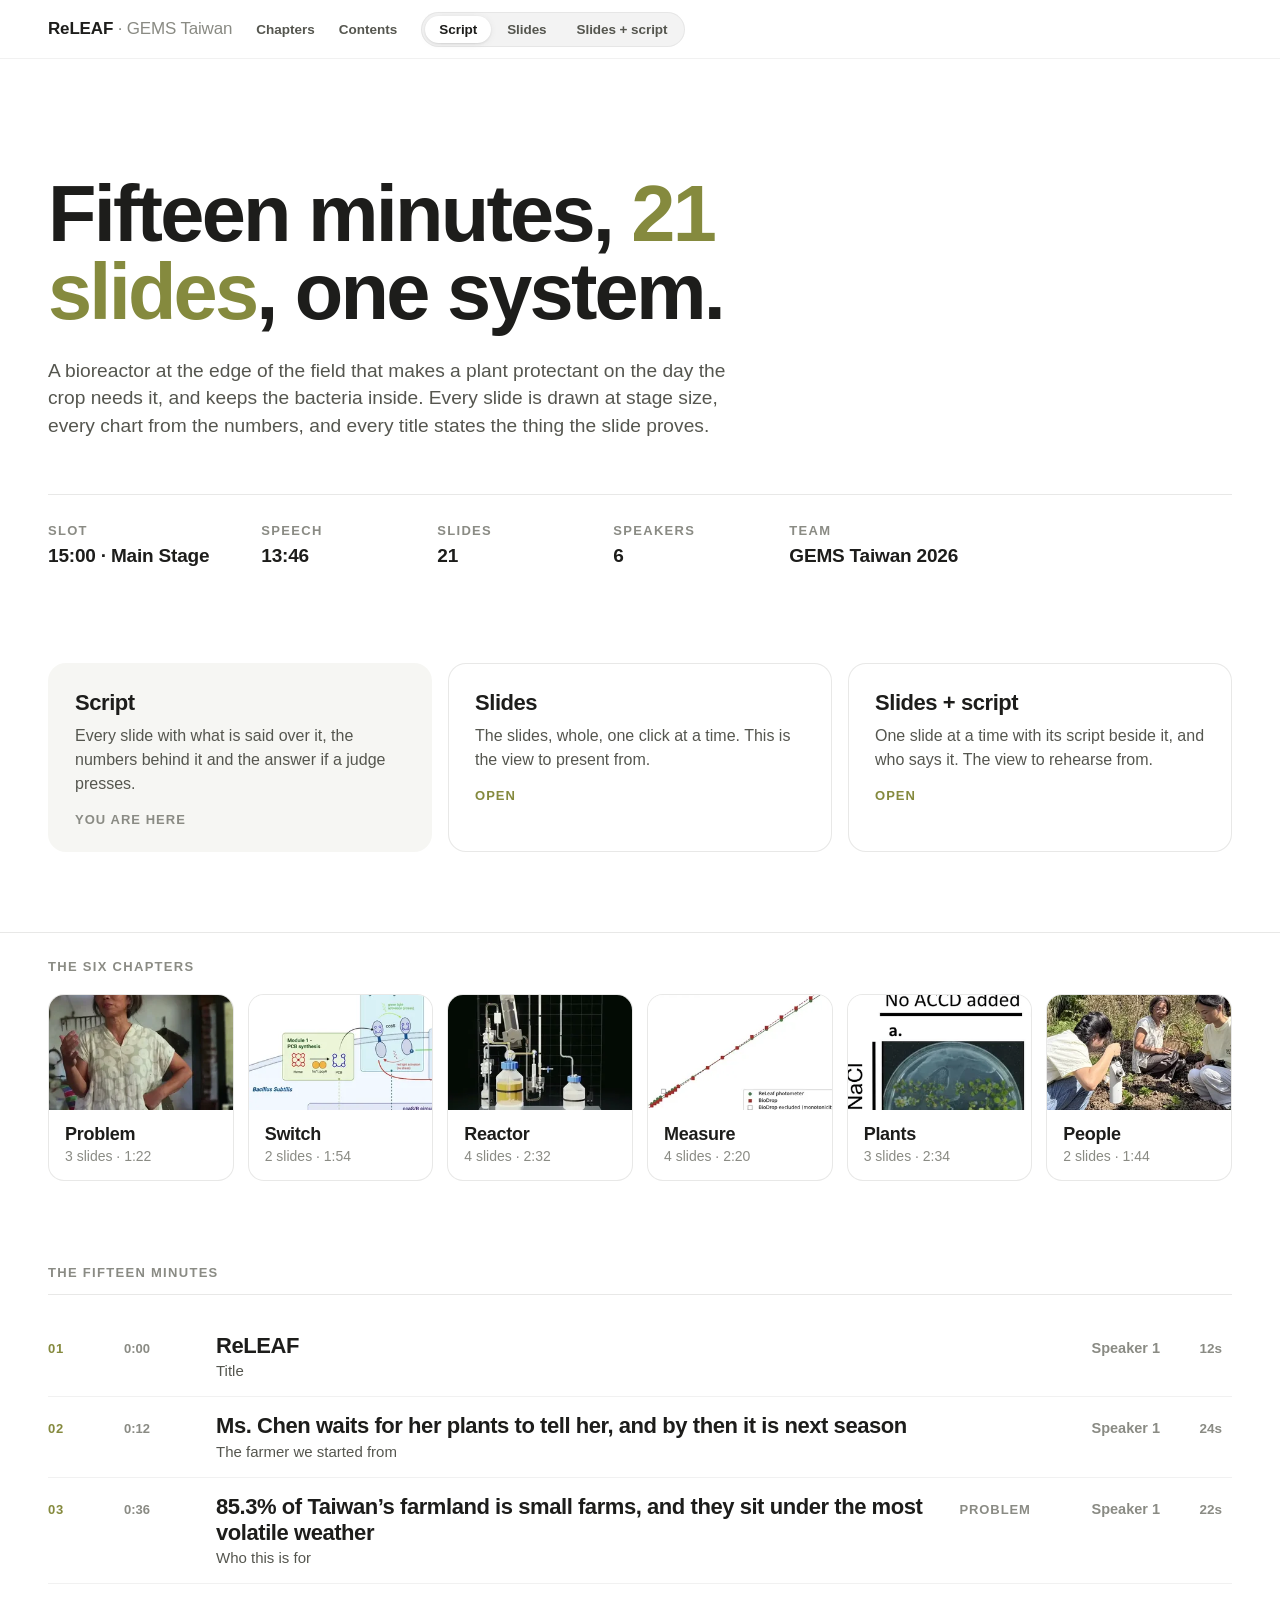
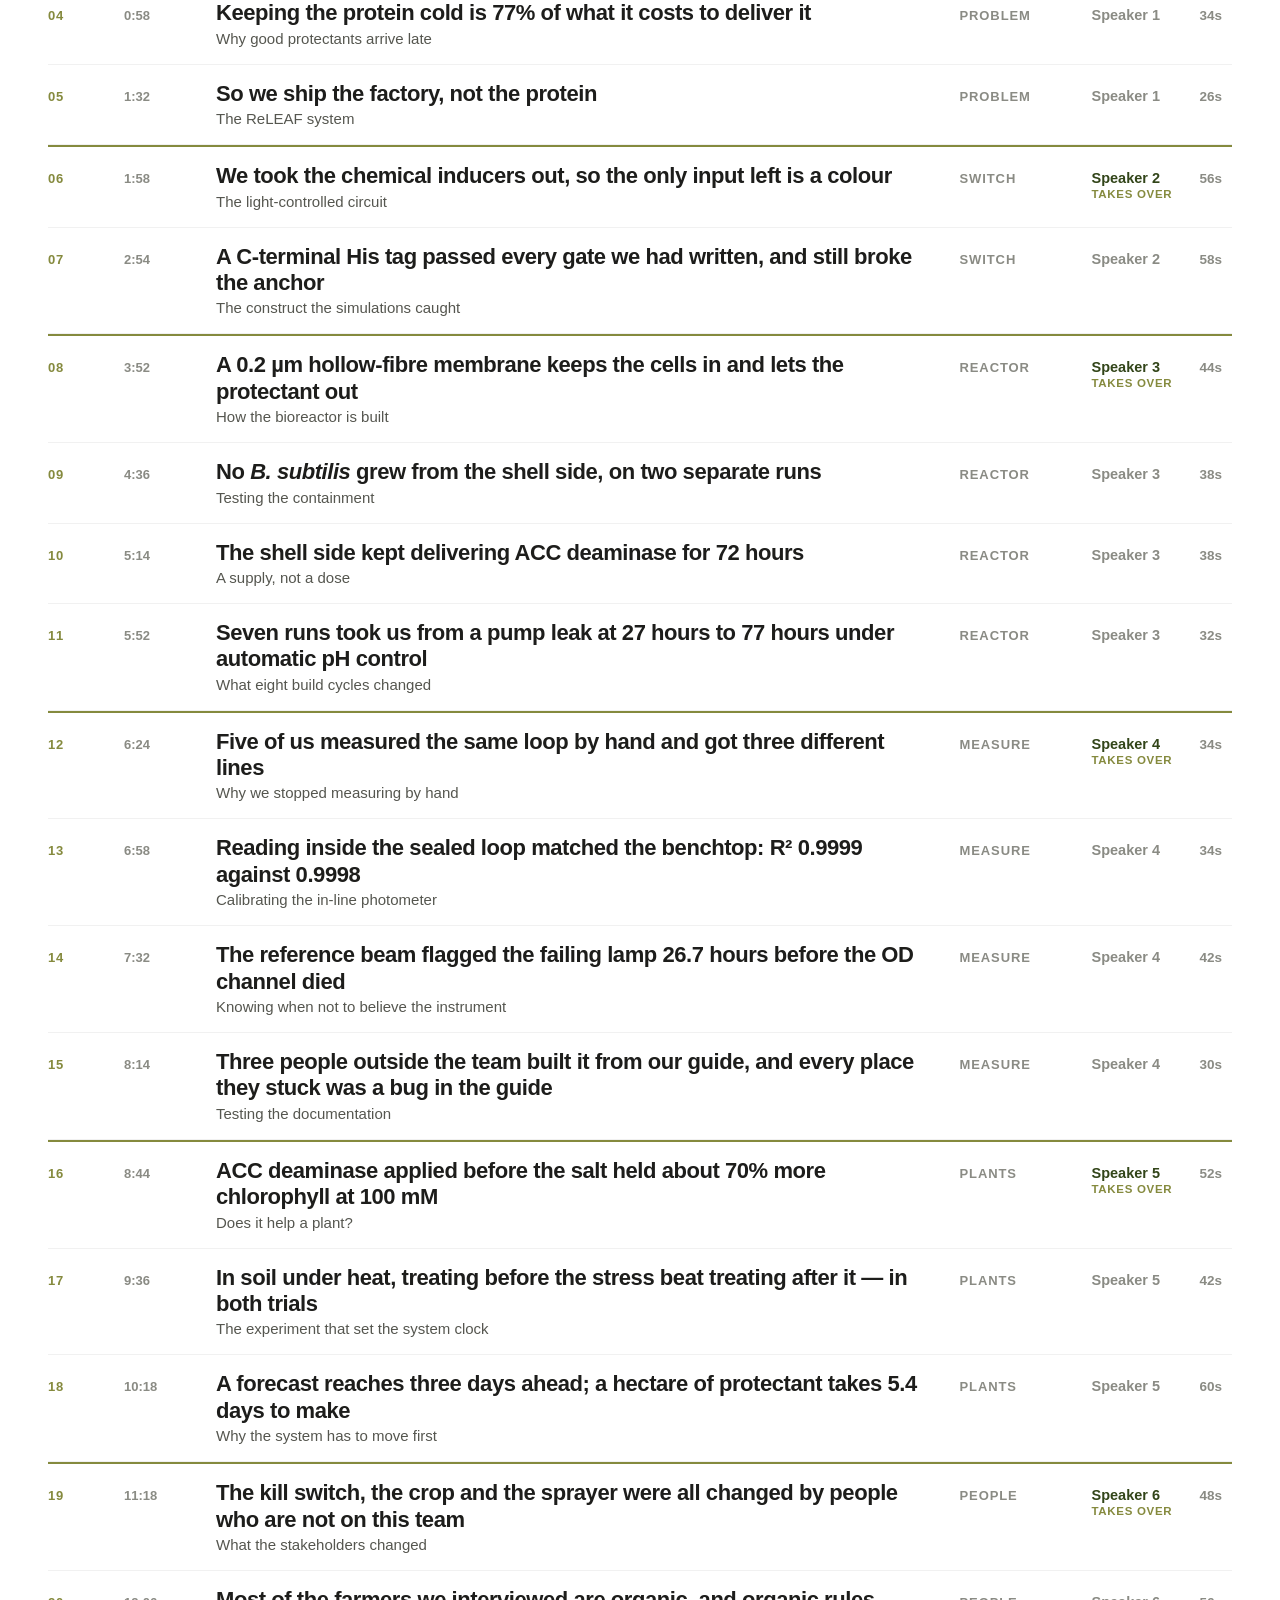
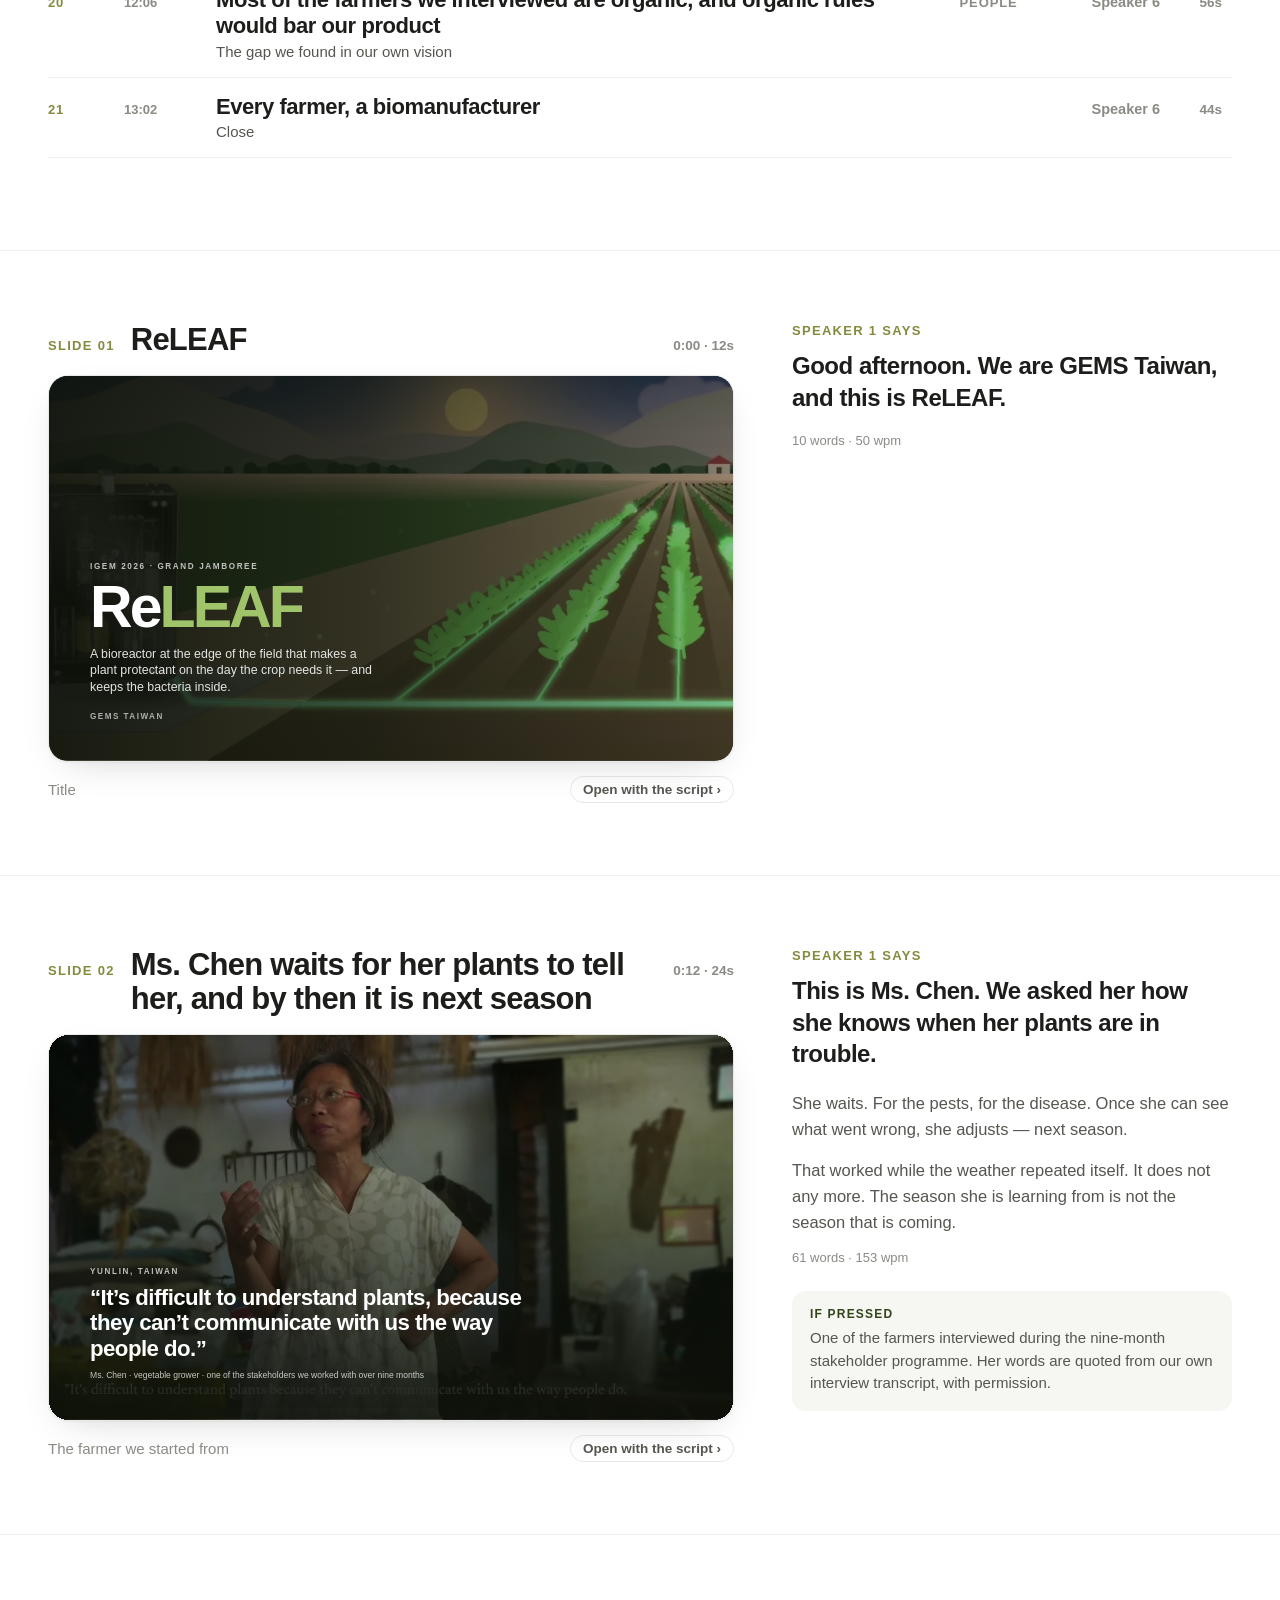
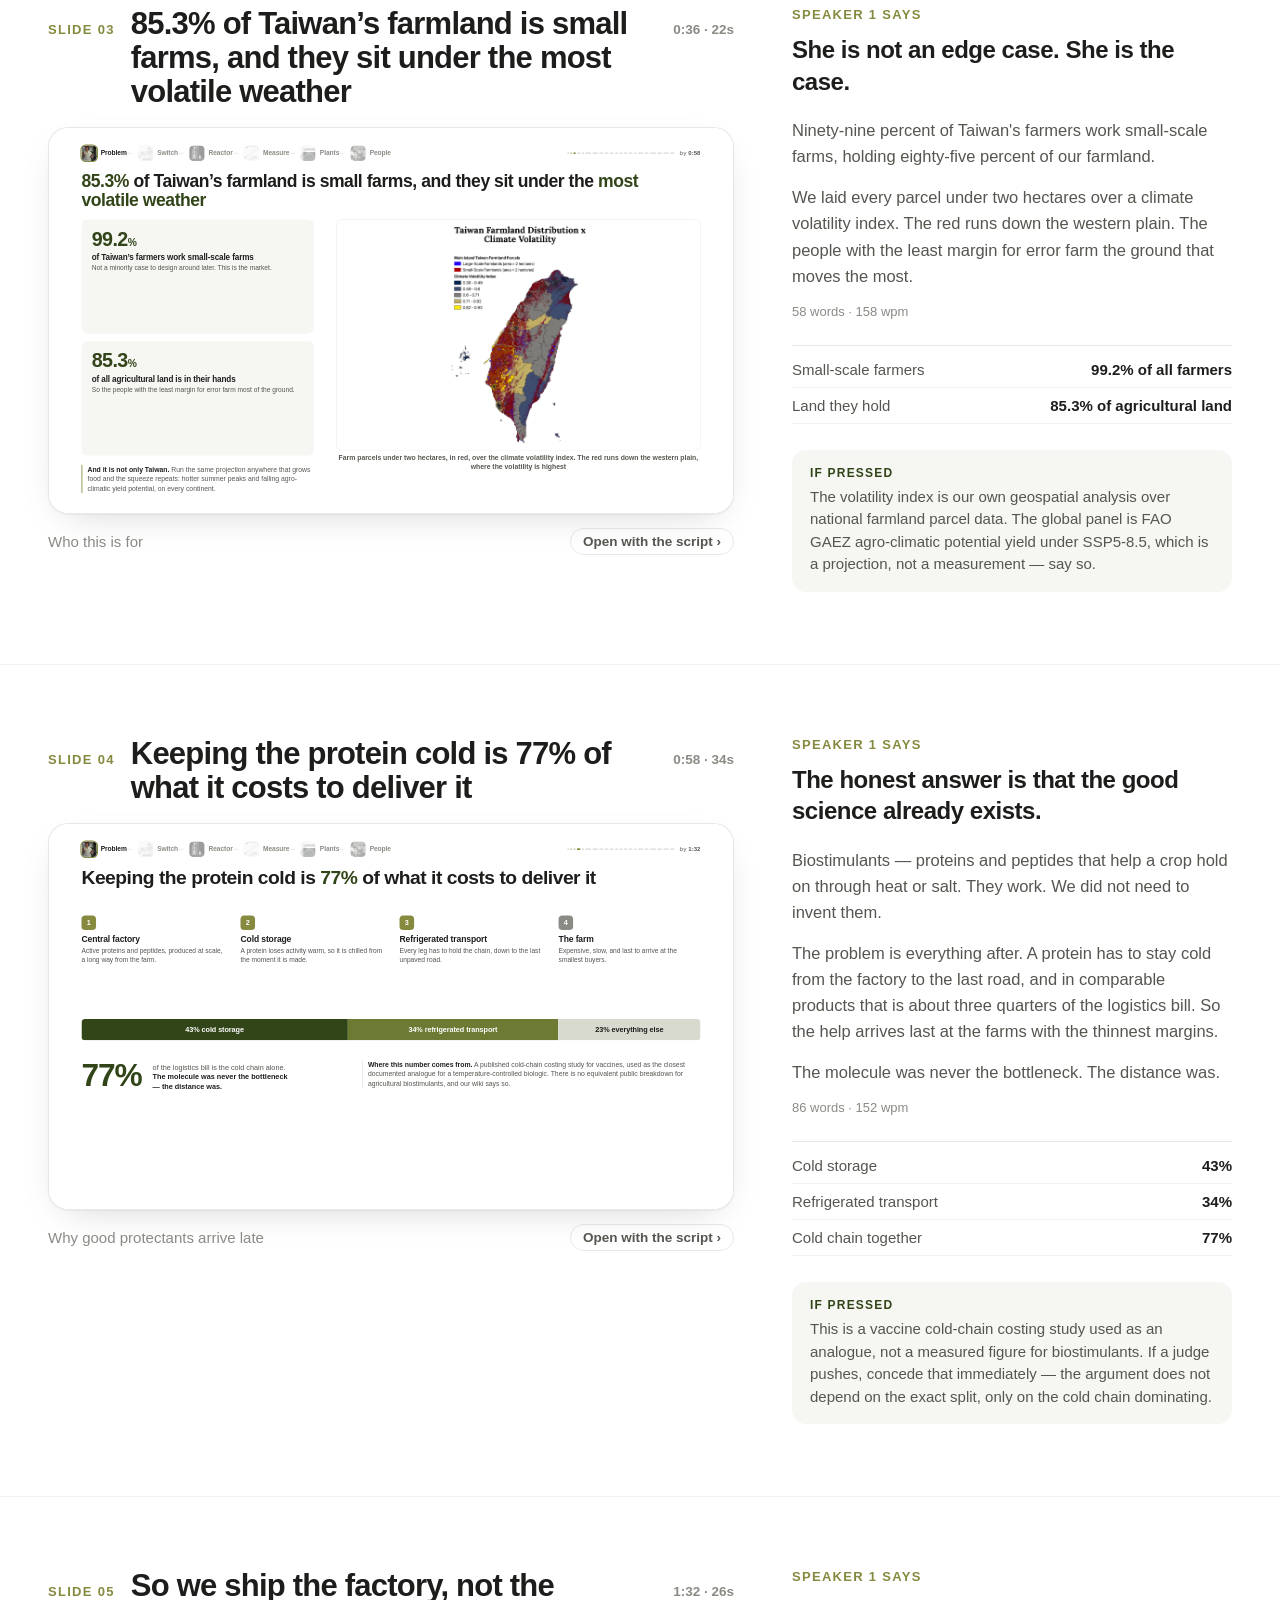
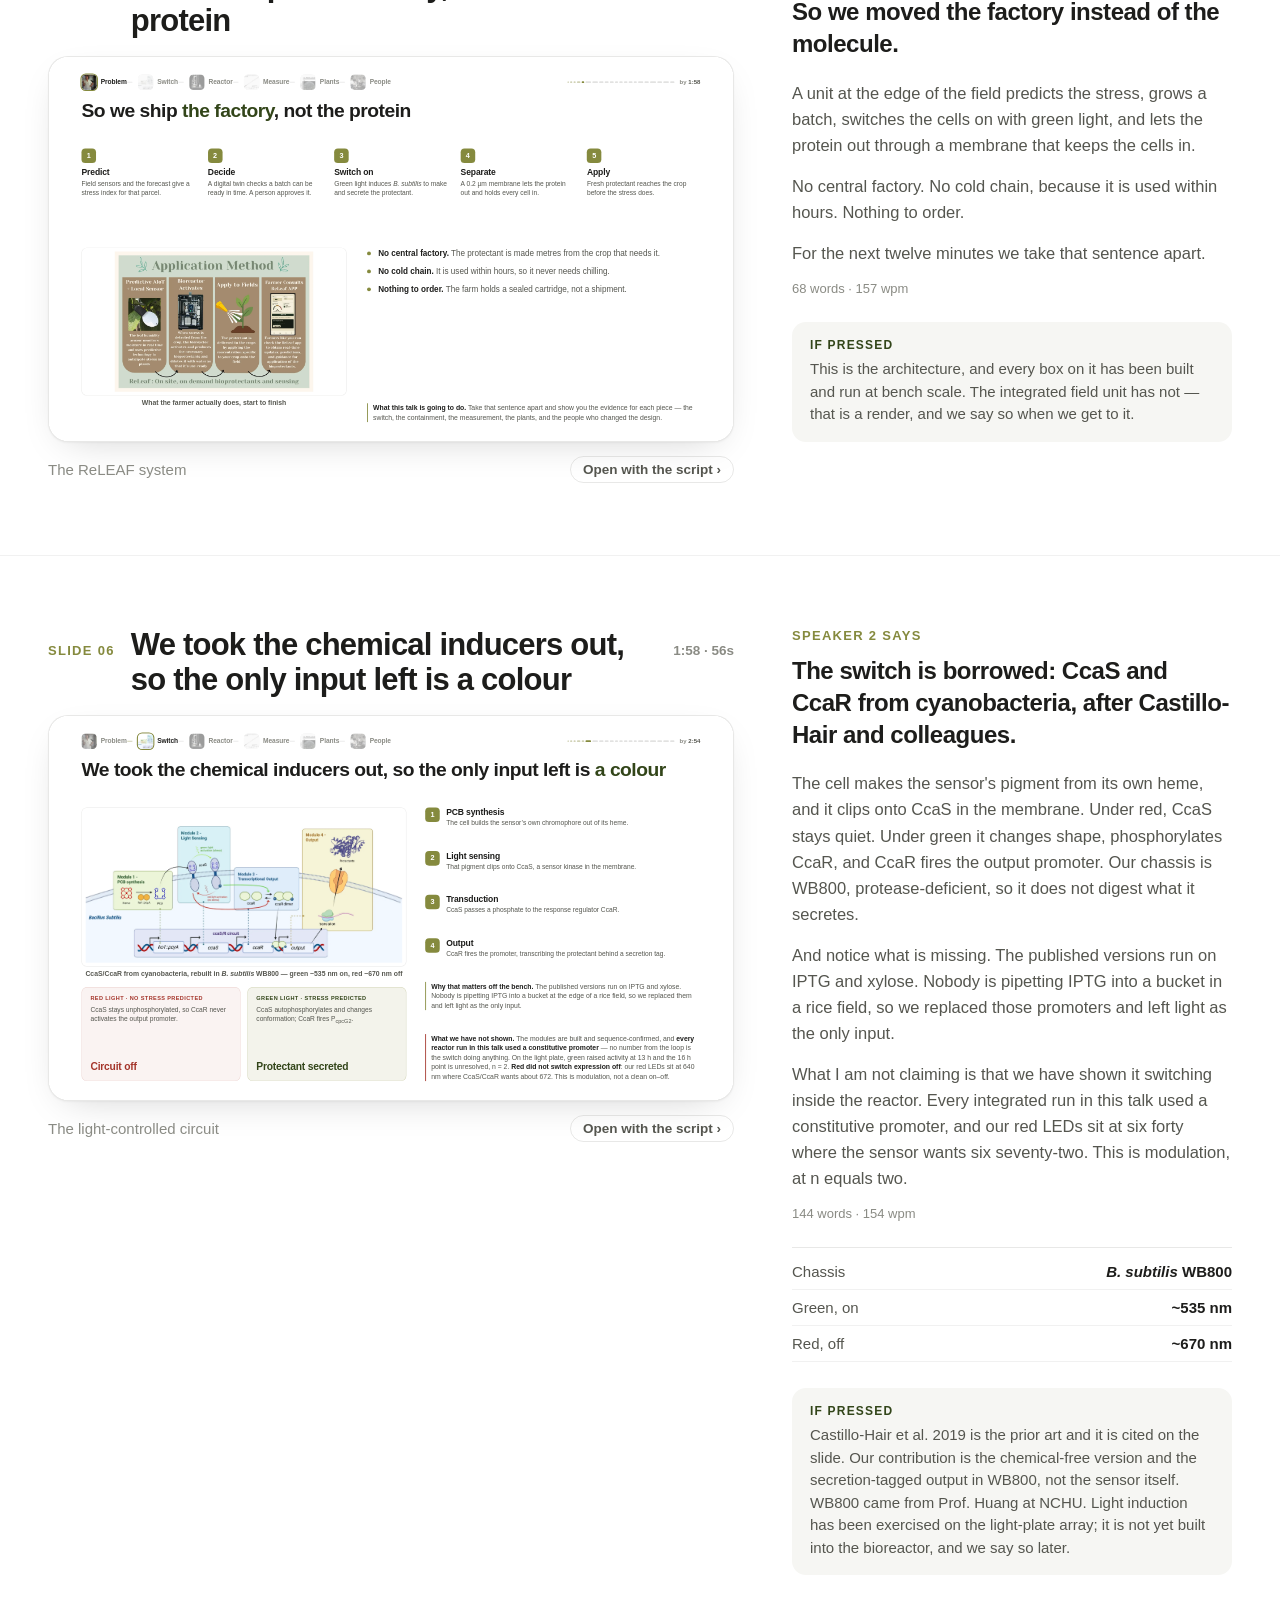
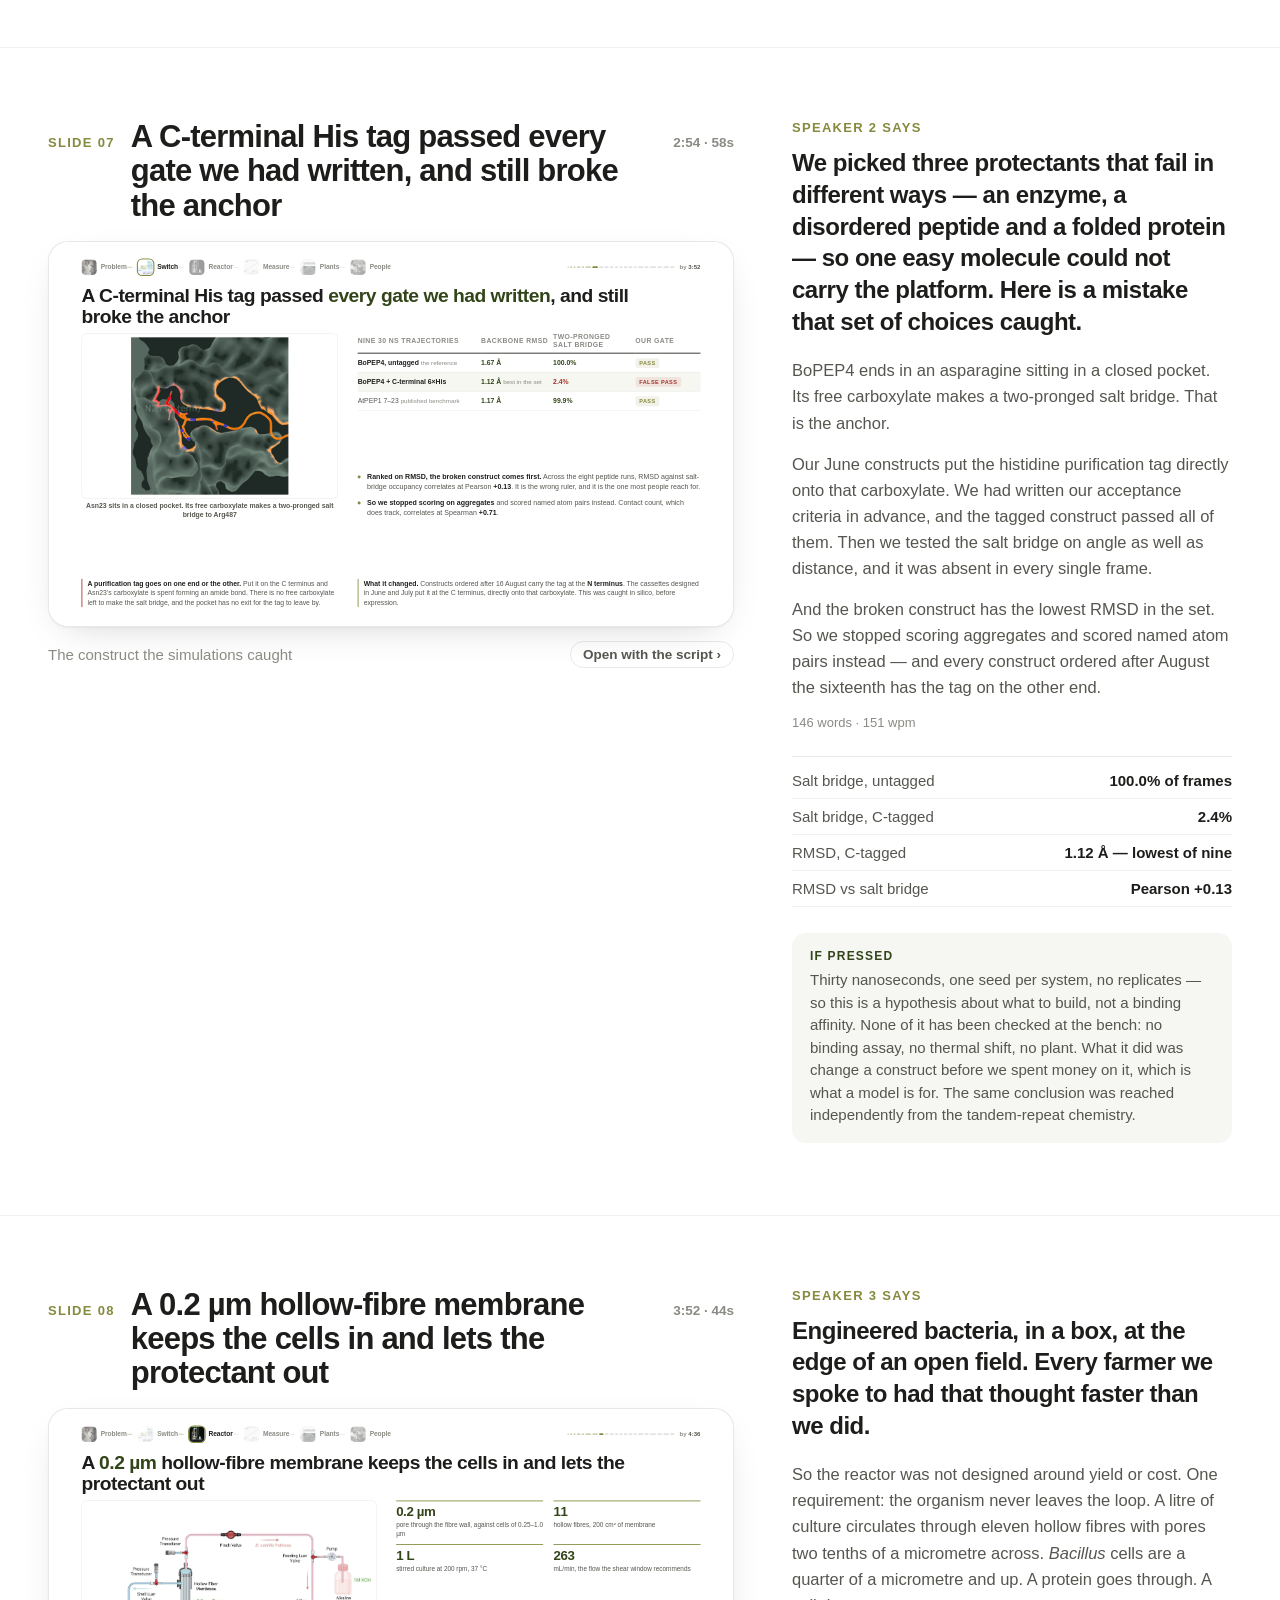
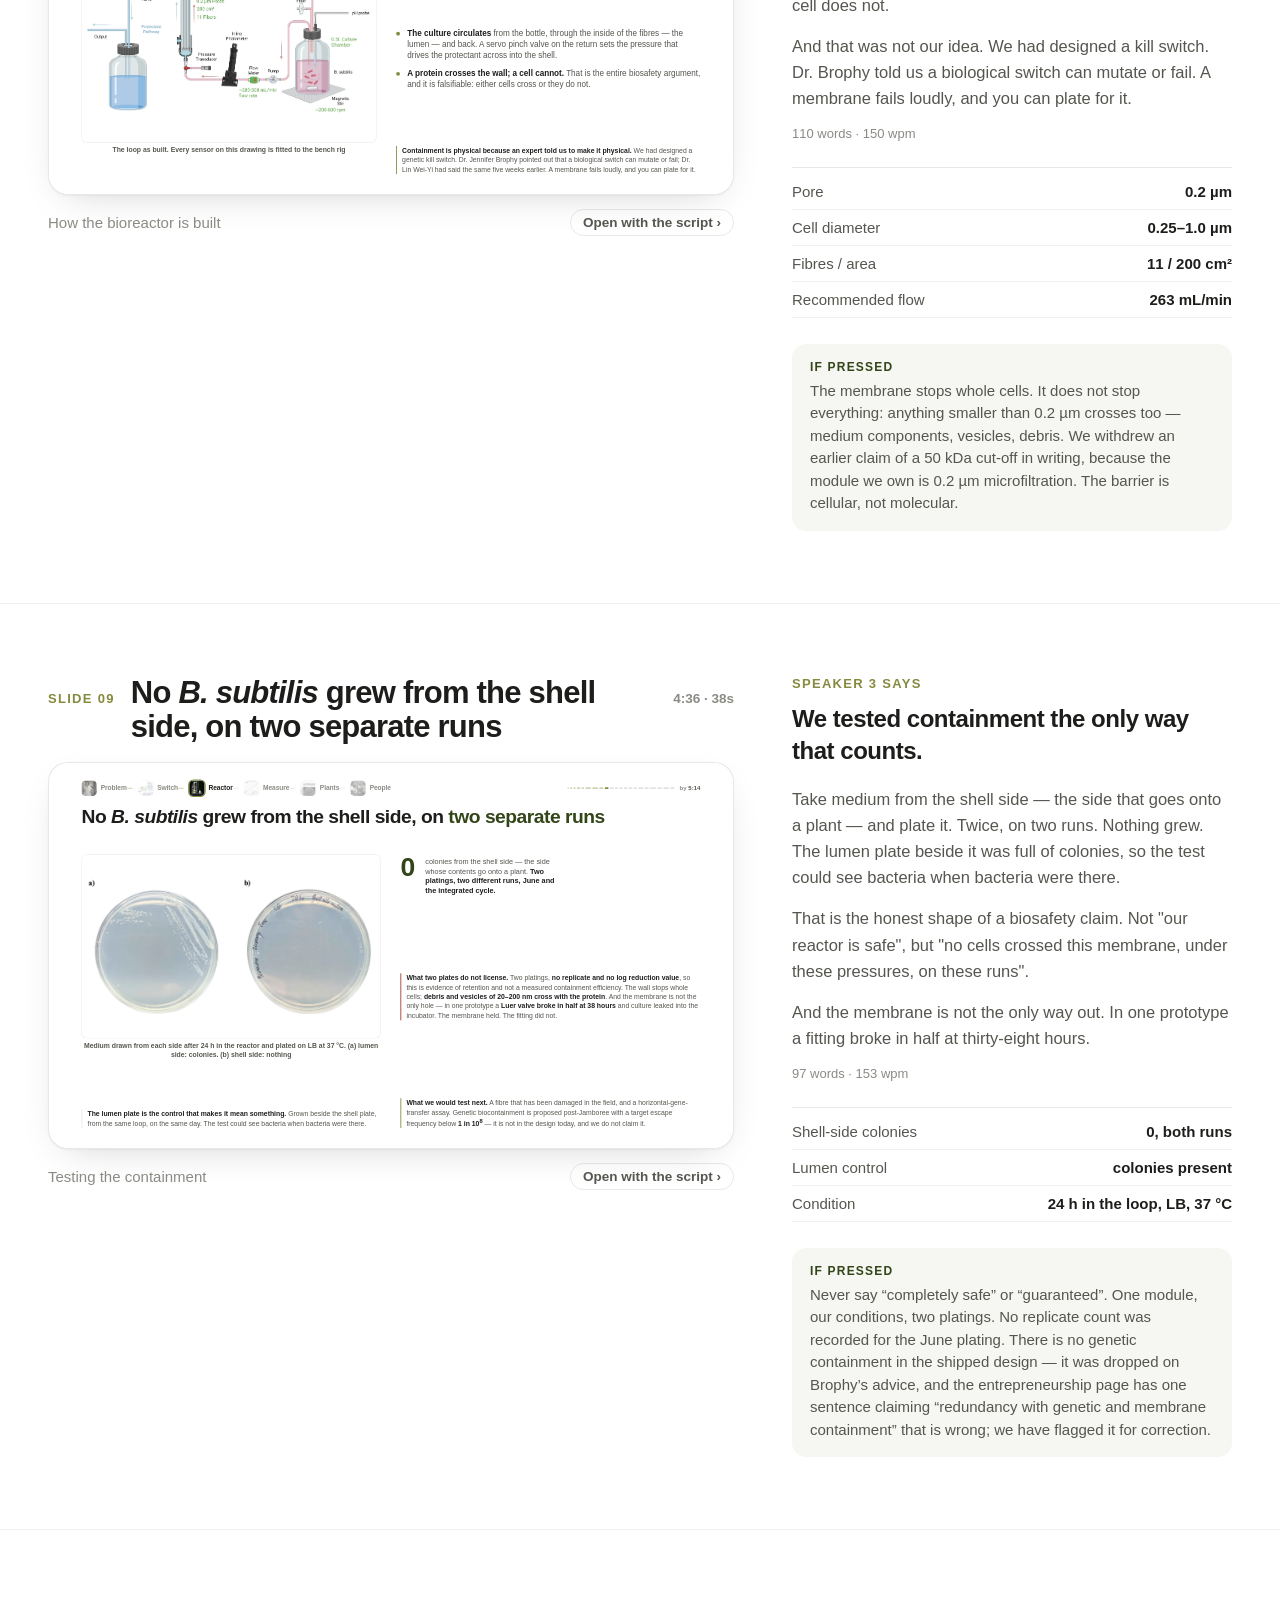
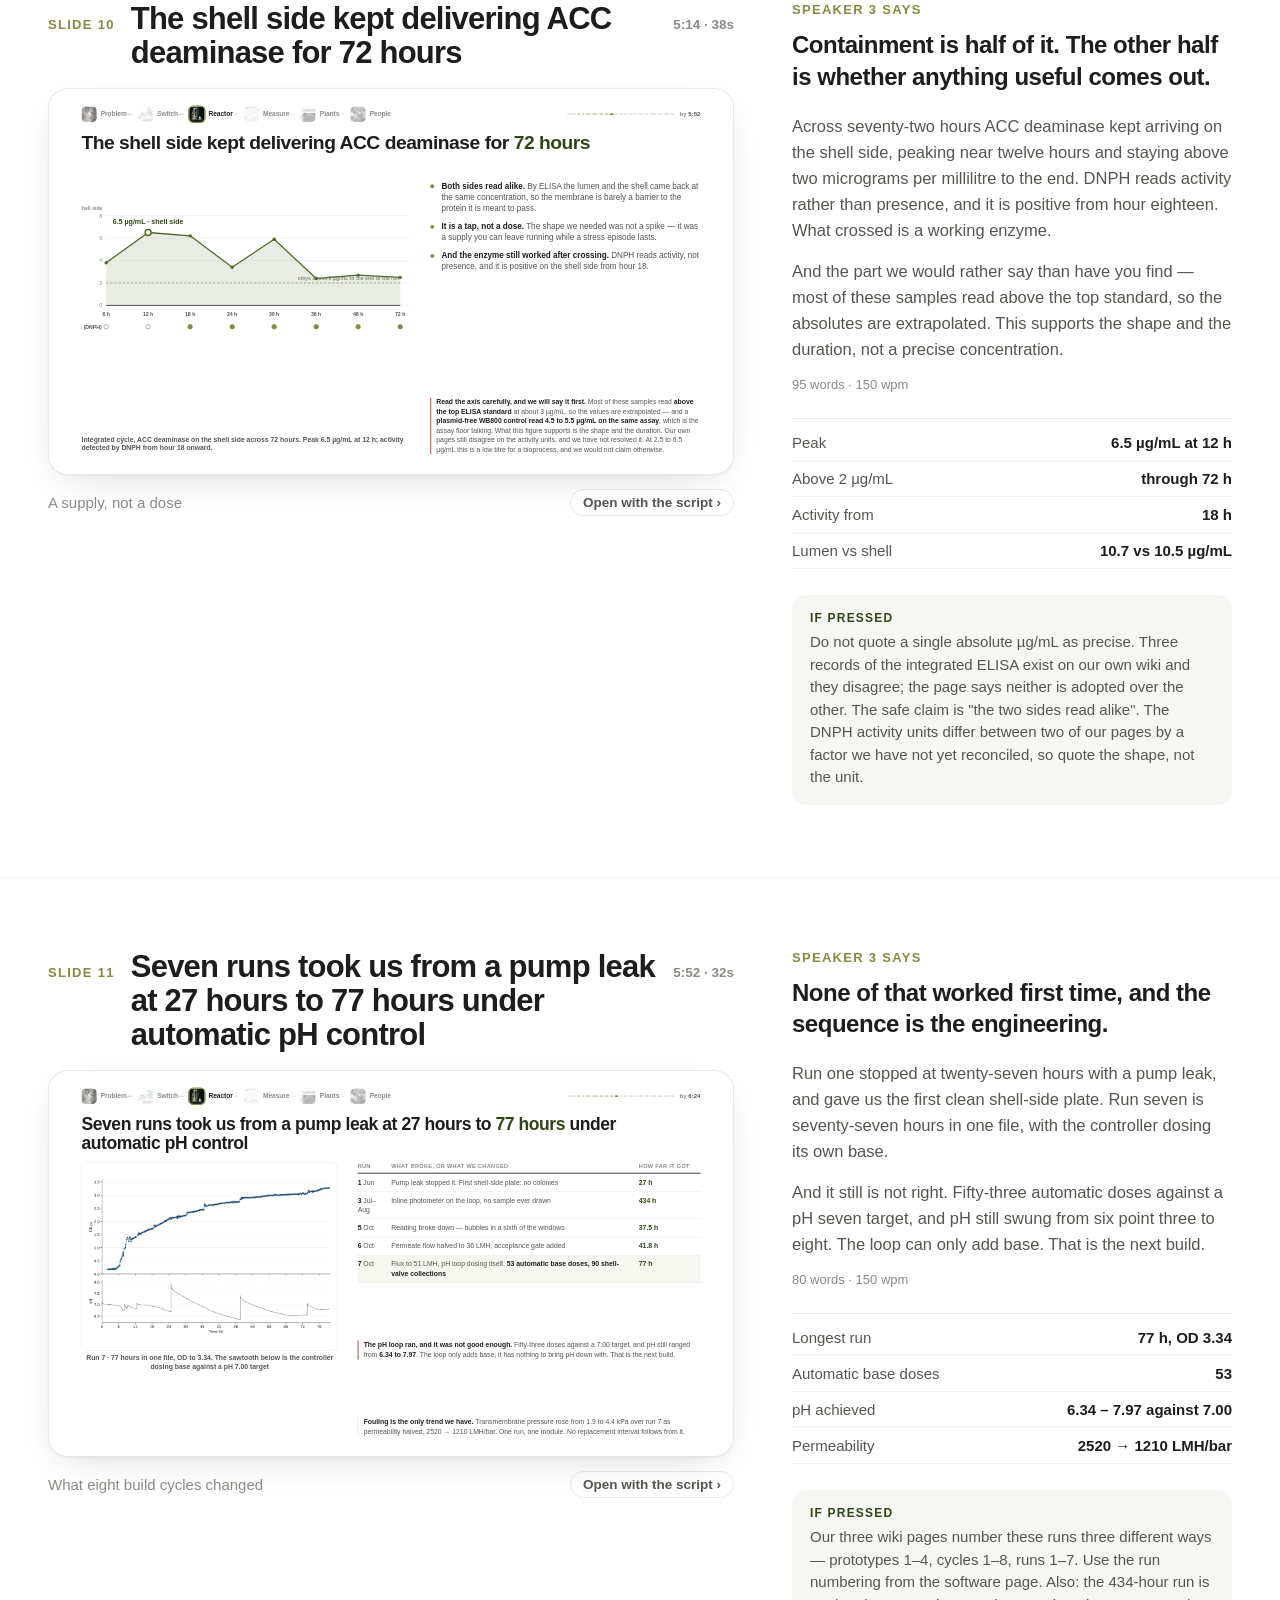
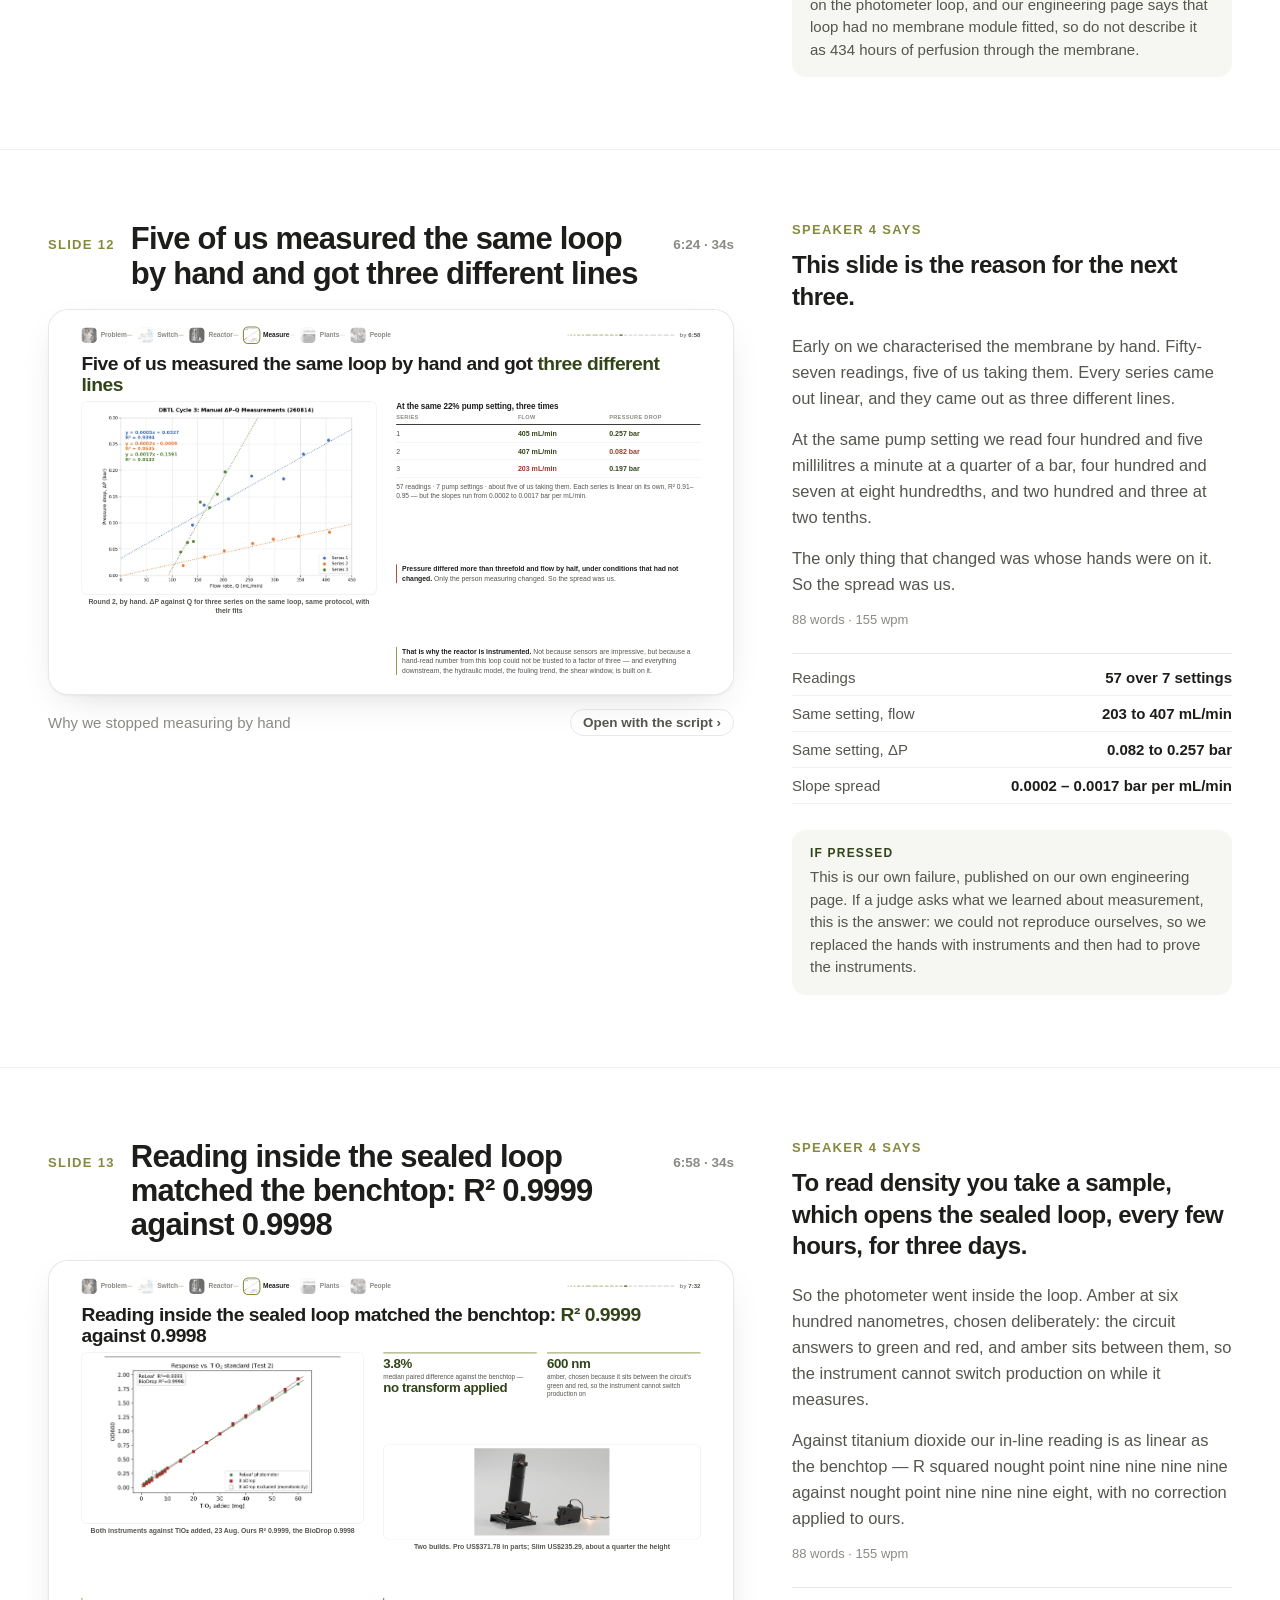
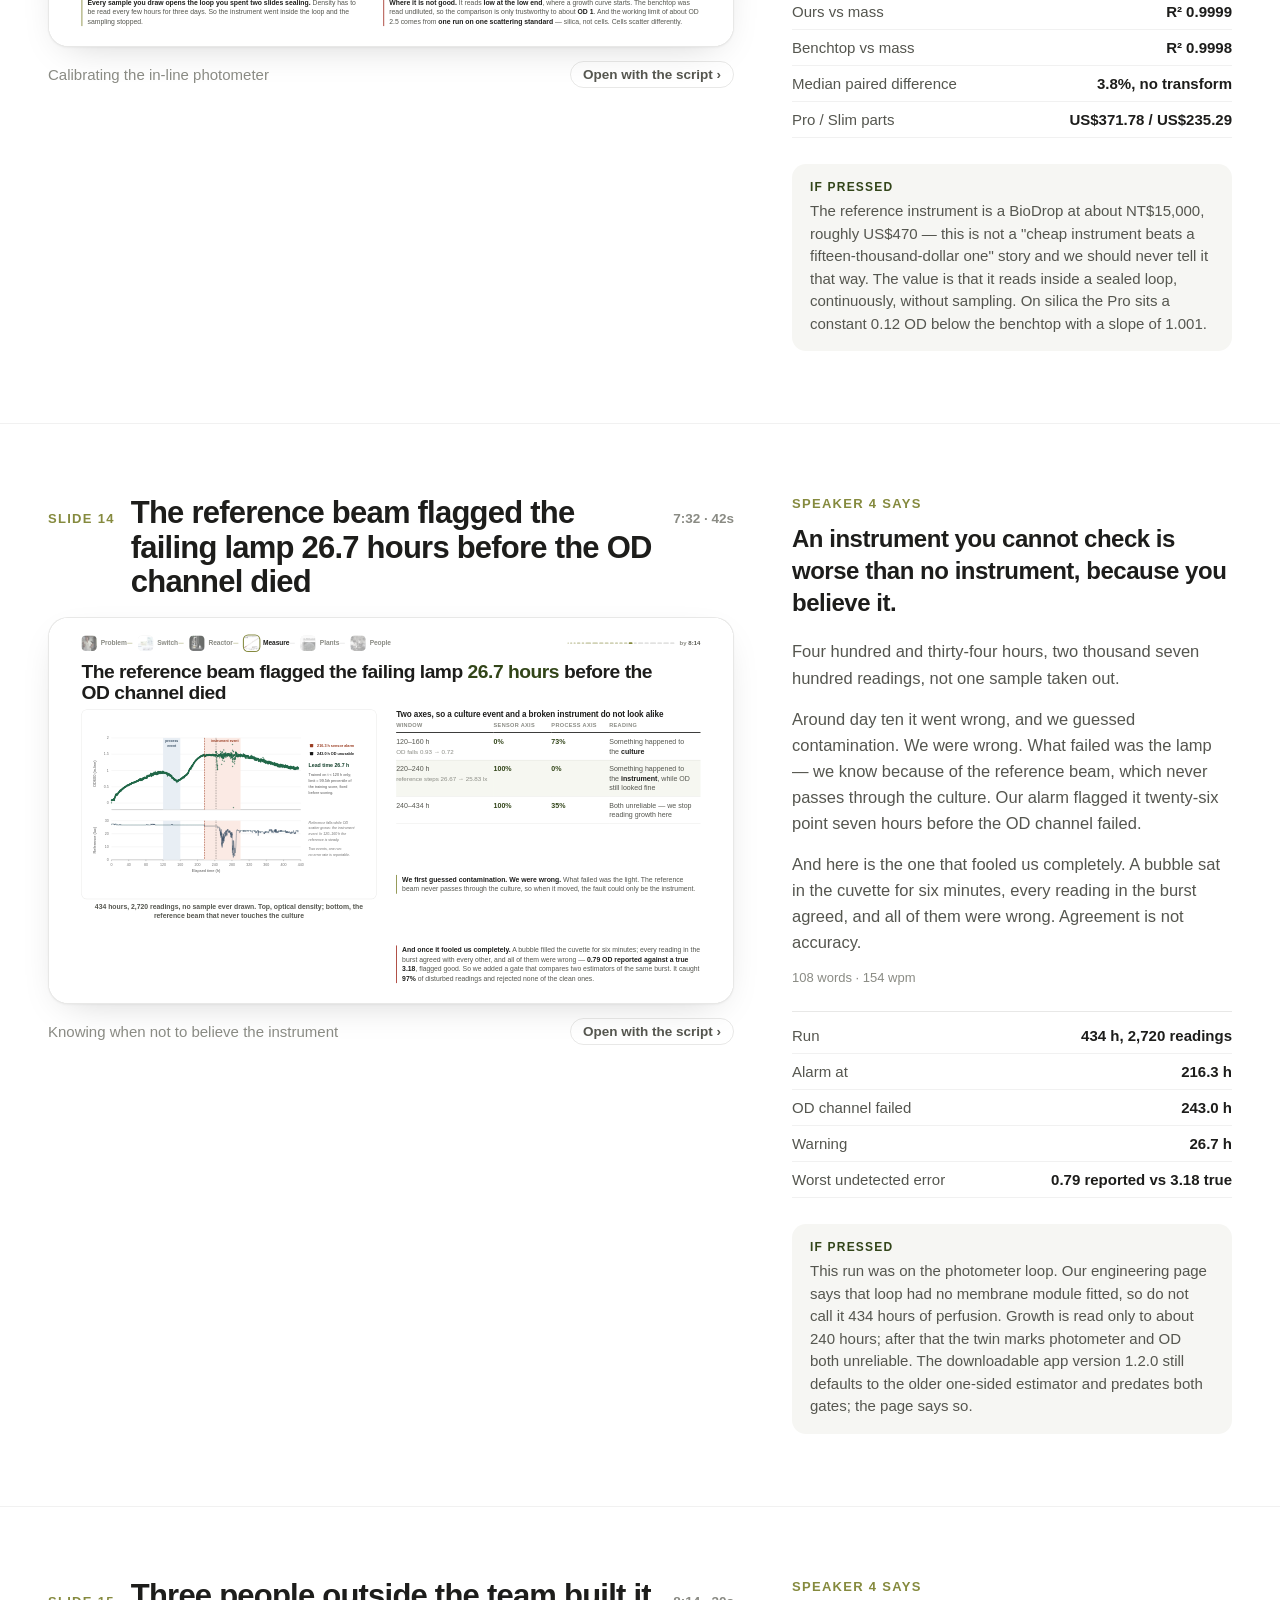
<file: index.html>
<!doctype html>
<html lang="en">
<head>
<meta charset="utf-8">
<meta name="viewport" content="width=device-width,initial-scale=1">
<title>ReLEAF · Finalist presentation</title>
<meta name="description" content="GEMS Taiwan ReLEAF: the fifteen-minute finalist presentation, every slide with its speaking script and the numbers behind it.">
<link rel="stylesheet" href="assets/deck.css?v=20">
<style>
.wrap{max-width:1600px;margin:0 auto;padding:0 48px}
.top{position:sticky;top:0;z-index:40;background:rgba(255,255,255,.78);
  backdrop-filter:saturate(180%) blur(20px);-webkit-backdrop-filter:saturate(180%) blur(20px);
  border-bottom:1px solid var(--line-2)}
.top .wrap{display:flex;align-items:center;gap:24px;height:58px}
.brand{font-size:17px;font-weight:650;letter-spacing:-.01em;white-space:nowrap}
.brand span{color:var(--ink-3);font-weight:450}
.top .vsw{margin-left:auto}
.jump{font-size:13.5px;font-weight:550;color:var(--ink-2);text-decoration:none;white-space:nowrap}
.jump:hover{color:var(--ink)}

.hero{padding:116px 0 80px}
.hero h1{font-size:clamp(44px,6.2vw,94px);line-height:.98;letter-spacing:-.035em;font-weight:800;
  margin:0 0 26px;max-width:17ch}
.hero h1 em{font-style:normal;color:var(--olive)}
.hero p{font-size:clamp(19px,1.5vw,25px);line-height:1.45;color:var(--ink-2);max-width:64ch;margin:0}
.meta{display:flex;flex-wrap:wrap;gap:0 52px;margin-top:54px;padding-top:28px;border-top:1px solid var(--line)}
.meta div{min-width:124px}
.meta dt{font-size:13px;font-weight:600;letter-spacing:.1em;text-transform:uppercase;color:var(--ink-3)}
.meta dd{margin:7px 0 0;font-size:19px;font-weight:600;letter-spacing:-.01em}

.ways{padding:0 0 80px}
.ways .wrap{display:grid;grid-template-columns:repeat(3,minmax(0,1fr));gap:16px}
.way{display:block;text-decoration:none;border:1px solid var(--line);border-radius:18px;
  padding:26px 26px 24px;background:#fff;
  transition:border-color .2s var(--ease),transform .2s var(--ease),box-shadow .2s var(--ease)}
.way:hover{border-color:rgba(29,29,27,.3);transform:translateY(-2px);
  box-shadow:0 14px 34px -22px rgba(0,0,0,.4)}
.way b{display:block;font-size:22px;font-weight:700;letter-spacing:-.02em}
.way p{margin:8px 0 0;font-size:16px;line-height:1.5;color:var(--ink-2)}
.way i{display:block;font-style:normal;margin-top:16px;font-size:13px;font-weight:650;
  letter-spacing:.08em;text-transform:uppercase;color:var(--olive)}
.way.here{background:var(--bg-2);border-color:transparent}
.way.here i{color:var(--ink-3)}

/* the six chapters, as a band of cards */
.chaps{padding:0 0 84px}
.chaps .wrap{border-top:1px solid var(--line);padding-top:26px}
.okick{font-size:13px;font-weight:600;letter-spacing:.1em;text-transform:uppercase;
  color:var(--ink-3);margin:0 0 20px}
.cgrid{display:grid;grid-template-columns:repeat(6,minmax(0,1fr));gap:14px}
.chap{display:block;text-decoration:none;color:inherit;border:1px solid var(--line);
  border-radius:16px;overflow:hidden;background:#fff;
  transition:border-color .2s var(--ease),transform .2s var(--ease)}
.chap:hover{border-color:rgba(29,29,27,.25);transform:translateY(-2px)}
.chap img{width:100%;aspect-ratio:16/10;object-fit:cover}
.chap div{padding:14px 16px 16px}
.chap b{display:block;font-size:18px;font-weight:720;letter-spacing:-.015em}
.chap span{display:block;font-size:14px;color:var(--ink-3);margin-top:3px;
  font-variant-numeric:tabular-nums}
@media (max-width:1100px){ .cgrid{grid-template-columns:repeat(3,minmax(0,1fr))} }
@media (max-width:620px){ .cgrid{grid-template-columns:repeat(2,minmax(0,1fr))} }

.contents{padding:0 0 92px;scroll-margin-top:72px}
.h2{font-size:13px;font-weight:600;letter-spacing:.1em;text-transform:uppercase;
  color:var(--ink-3);margin:0 0 22px;padding-bottom:14px;border-bottom:1px solid var(--line)}
.toc{margin:0;padding:0;list-style:none}
.toc li{border-bottom:1px solid var(--line-2)}
.toc a{display:grid;grid-template-columns:54px 70px minmax(0,1fr) 110px 86px auto;gap:22px;
  align-items:baseline;padding:16px 10px 16px 0;text-decoration:none;border-radius:10px;
  transition:background .18s var(--ease),padding-left .18s var(--ease)}
.toc a:hover{background:var(--bg-2);padding-left:14px}
.toc .n{font-size:13px;font-weight:700;color:var(--olive);letter-spacing:.06em;font-variant-numeric:tabular-nums}
.toc .t{font-size:13px;font-weight:600;color:var(--ink-3);font-variant-numeric:tabular-nums}
.toc .ttl{font-size:22px;font-weight:650;letter-spacing:-.02em;line-height:1.2}
.toc .ttl span{display:block;font-size:15px;font-weight:450;color:var(--ink-2);margin-top:3px;letter-spacing:0}
.toc .ch{font-size:13px;font-weight:700;letter-spacing:.07em;text-transform:uppercase;color:var(--ink-3)}
.toc .who{font-size:14.5px;font-weight:600;color:var(--ink-3)}
.toc li.hand{border-top:2px solid var(--olive)}
.toc li.hand .who{color:var(--olive-d);font-weight:750}
.toc li.hand .who:after{content:" takes over";font-size:11.5px;font-weight:700;
  letter-spacing:.06em;text-transform:uppercase;color:var(--olive);display:block;margin-top:2px}
.toc .d{font-size:13.5px;font-weight:600;color:var(--ink-3);font-variant-numeric:tabular-nums;white-space:nowrap}

.row{padding:72px 0;border-top:1px solid var(--line-2);scroll-margin-top:66px}
.row .wrap{display:grid;grid-template-columns:minmax(0,1fr) 440px;gap:58px;align-items:start}
.slideCol{min-width:0}
.rowhead{display:flex;align-items:baseline;gap:16px;margin:0 0 18px}
.rowhead .n{font-size:13px;font-weight:700;letter-spacing:.1em;text-transform:uppercase;
  color:var(--olive);font-variant-numeric:tabular-nums;white-space:nowrap}
.rowhead h2{margin:0;font-size:31px;font-weight:750;letter-spacing:-.025em;line-height:1.1}
.rowhead h2 em{font-style:normal;color:var(--olive-d)}
.rowhead h2 .bad{color:var(--red)}
.rowhead .t{margin-left:auto;font-size:13.5px;font-weight:600;color:var(--ink-3);
  font-variant-numeric:tabular-nums;white-space:nowrap}
.card{border:1px solid var(--line);border-radius:20px;overflow:hidden;background:#fff;
  box-shadow:0 1px 2px rgba(0,0,0,.04),0 12px 40px -18px rgba(0,0,0,.22)}
.under{display:flex;align-items:center;justify-content:space-between;gap:20px;margin-top:14px}
.under .sub{font-size:15px;color:var(--ink-3)}
.under a{font-size:13.5px;font-weight:600;color:var(--ink-2);text-decoration:none;
  padding:5px 12px;border-radius:980px;border:1px solid var(--line);white-space:nowrap;
  transition:background .18s var(--ease)}
.under a:hover{background:var(--bg-2);color:var(--ink)}

.scriptCol{position:sticky;top:94px}
.kick{font-size:13px;font-weight:600;letter-spacing:.1em;text-transform:uppercase;color:var(--olive);margin:0 0 12px}
.lead{font-size:24px;line-height:1.32;letter-spacing:-.02em;font-weight:650;margin:0 0 20px}
.scriptCol p.b{font-size:16.5px;line-height:1.58;color:var(--ink-2);margin:0 0 15px}
.nums{margin:26px 0 0;border-top:1px solid var(--line);padding-top:6px}
.nums div{display:flex;justify-content:space-between;gap:18px;padding:9px 0;border-bottom:1px solid var(--line-2)}
.nums dt{font-size:15px;color:var(--ink-2)}
.nums dd{margin:0;font-size:15px;font-weight:600;text-align:right;font-variant-numeric:tabular-nums}
.careful{margin:26px 0 0;padding:16px 18px;border-radius:14px;background:var(--bg-2)}
.careful h4{margin:0 0 6px;font-size:12px;font-weight:700;letter-spacing:.1em;text-transform:uppercase;color:var(--olive-d)}
.careful p{margin:0;font-size:15px;line-height:1.5;color:var(--ink-2)}
.pace{font-size:13px;color:var(--ink-3);margin:10px 0 0;font-variant-numeric:tabular-nums}

footer{padding:60px 0 92px;border-top:1px solid var(--line-2);color:var(--ink-3);font-size:15px}
footer a{color:var(--ink);text-decoration:none;border-bottom:1px solid var(--line)}

@media (max-width:1180px){
  .wrap{padding:0 28px}
  .row .wrap{grid-template-columns:1fr;gap:34px}
  .scriptCol{position:static}
  .row{padding:54px 0}
  .hero{padding:74px 0 54px}
  .ways .wrap{grid-template-columns:1fr}
}
@media (max-width:720px){
  .wrap{padding:0 18px}
  .top .wrap{gap:12px}
  .jump,.brand span{display:none}
  .toc a{grid-template-columns:44px minmax(0,1fr) auto;gap:12px}
  .toc .t,.toc .d,.toc .ch{display:none}
  .rowhead{flex-wrap:wrap;gap:8px 14px}
  .rowhead h2{font-size:24px}
}
</style>
</head>
<body>

<header class="top">
  <div class="wrap">
    <div class="brand">ReLEAF <span>· GEMS Taiwan</span></div>
    <a class="jump" href="#chapters">Chapters</a>
    <a class="jump" href="#contents">Contents</a>
    <div id="vsw"></div>
  </div>
</header>

<section class="hero">
  <div class="wrap">
    <h1>Fifteen minutes, <em id="hN">21 slides</em>, one system.</h1>
    <p>A bioreactor at the edge of the field that makes a plant protectant on the day the crop
      needs it, and keeps the bacteria inside. Every slide is drawn at stage size, every chart
      from the numbers, and every title states the thing the slide proves.</p>
    <dl class="meta">
      <div><dt>Slot</dt><dd>15:00 · Main Stage</dd></div>
      <div><dt>Speech</dt><dd id="stRun">13:00</dd></div>
      <div><dt>Slides</dt><dd id="stN">21</dd></div>
      <div><dt>Speakers</dt><dd id="stSp">8</dd></div>
      <div><dt>Team</dt><dd>GEMS Taiwan 2026</dd></div>
    </dl>
  </div>
</section>

<section class="ways"><div class="wrap" id="ways"></div></section>

<section class="chaps" id="chapters">
  <div class="wrap">
    <p class="okick">The six chapters</p>
    <div class="cgrid" id="chapgrid"></div>
  </div>
</section>

<section class="contents" id="contents">
  <div class="wrap">
    <p class="h2">The fifteen minutes</p>
    <ul class="toc" id="toc"></ul>
  </div>
</section>

<main id="rows"></main>

<footer>
  <div class="wrap">
    Every number on a slide is read off this deck's own charts and the wiki.
    <a href="notes.html">Open it with the script</a>
  </div>
</footer>

<script src="assets/nav.js?v=20"></script>
<script src="assets/charts.js?v=20"></script>
<script src="assets/deck.js?v=20"></script>
<script>
document.getElementById('vsw').innerHTML = viewSwitcher('script');

document.getElementById('ways').innerHTML = VIEWS.map(v => {
  const here = v.id === 'script';
  return `<a class="way${here ? ' here' : ''}" href="${v.href}">
    <b>${v.label}</b><p>${v.blurb}</p><i>${here ? 'You are here' : 'Open'}</i></a>`;
}).join('');

{ const tot = SLIDES.reduce((a,s)=>a+s.secs,0);
  const sp = new Set(SLIDES.map(s=>s.speaker)).size;
  document.getElementById('stN').textContent = SLIDES.length;
  document.getElementById('hN').textContent = SLIDES.length + ' slides';
  document.getElementById('stSp').textContent = sp;
  document.getElementById('stRun').textContent = Math.floor(tot/60)+':'+String(tot%60).padStart(2,'0'); }

/* chapter cards: the first slide of each node, and how long that chapter runs */
{ const rows = NODES.map((n,k)=>{
    const idx = k+1;
    const own = SLIDES.filter(s => (Array.isArray(s.node)?s.node:[s.node]).includes(idx));
    if (!own.length) return '';
    const d = own.reduce((a,s)=>a+s.secs,0);
    return `<a class="chap" href="#s${own[0].n}">
      <img src="img/${n.img}.webp" alt="">
      <div><b>${n.label}</b><span>${own.length} slides · ${Math.floor(d/60)}:${String(d%60).padStart(2,'0')}</span></div></a>`;
  }).join('');
  document.getElementById('chapgrid').innerHTML = rows; }

const chapName = s => {
  const a = Array.isArray(s.node) ? s.node : [s.node];
  return a.filter(Boolean).map(i => NODES[i-1].label).join(' · ');
};

document.getElementById('toc').innerHTML = SLIDES.map((s,i) => `
<li${i && SLIDES[i-1].speaker !== s.speaker ? ' class="hand"' : ''}><a href="#s${s.n}">
  <span class="n">${String(s.n).padStart(2,'0')}</span>
  <span class="t">${s.time}</span>
  <span class="ttl">${s.title}<span>${s.nav}</span></span>
  <span class="ch">${chapName(s)}</span>
  <span class="who">${s.speaker}</span>
  <span class="d">${s.secs}s</span>
</a></li>`).join('');

document.getElementById('rows').innerHTML = SLIDES.map((s,i) => {
  const words = [s.script.lead, ...s.script.body].join(' ').replace(/<[^>]+>/g,' ').trim().split(/\s+/).length;
  return `
<section class="row" id="s${s.n}">
  <div class="wrap">
    <div class="slideCol">
      <div class="rowhead">
        <span class="n">Slide ${String(s.n).padStart(2,'0')}</span>
        <h2>${s.title}</h2>
        <span class="t">${s.time} · ${s.secs}s</span>
      </div>
      <div class="card">
        <div class="stageWrap"><div class="stage">${stageHTML(SLIDES,i)}</div></div>
      </div>
      <div class="under">
        <span class="sub">${s.nav}</span>
        <a href="notes.html#${s.n}">Open with the script &rsaquo;</a>
      </div>
    </div>
    <div class="scriptCol">
      <p class="kick">${s.speaker} says</p>
      <p class="lead">${s.script.lead}</p>
      ${s.script.body.map(p => `<p class="b">${p}</p>`).join('')}
      <p class="pace">${words} words · ${Math.round(words/(s.secs/60))} wpm</p>
      ${s.script.numbers && s.script.numbers.length ? `<dl class="nums">${s.script.numbers.map(([k,v]) => `<div><dt>${k}</dt><dd>${v}</dd></div>`).join('')}</dl>` : ''}
      ${s.script.careful ? `<div class="careful"><h4>If pressed</h4><p>${s.script.careful}</p></div>` : ''}
    </div>
  </div>
</section>`; }).join('');

drawCharts(document);

function fit(){
  document.querySelectorAll('.stageWrap').forEach(w => {
    w.firstElementChild.style.transform = `scale(${w.clientWidth / 1600})`;
  });
}
addEventListener('resize', fit); fit();
addEventListener('load', fit);

const io = new IntersectionObserver(es => {
  es.forEach(e => { if (e.isIntersecting) { e.target.classList.add('go'); io.unobserve(e.target); } });
}, {threshold:.22});
document.querySelectorAll('.stage').forEach(el => io.observe(el));
</script>
</body>
</html>
</file>
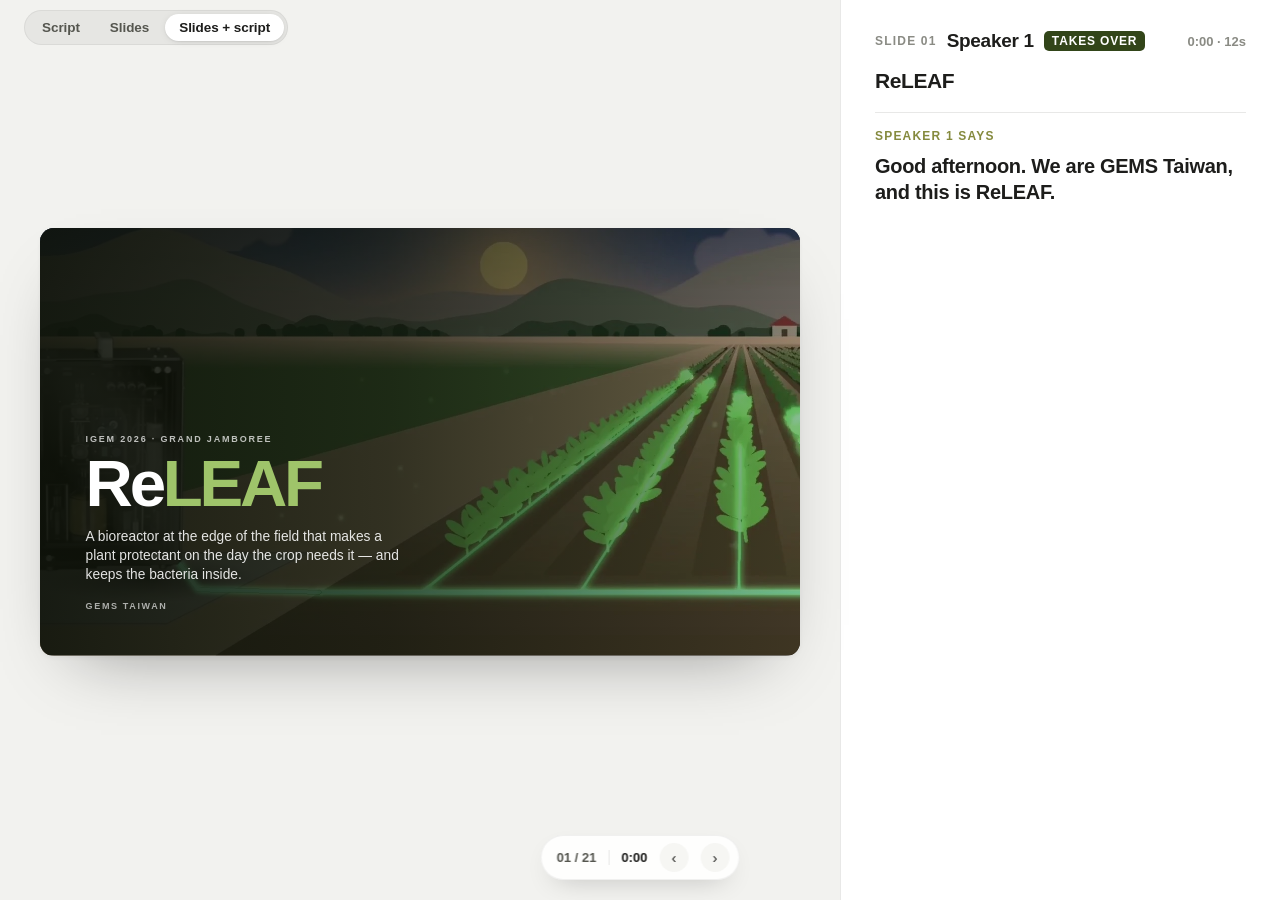
<file: notes.html>
<!doctype html>
<html lang="en">
<head>
<meta charset="utf-8">
<meta name="viewport" content="width=device-width,initial-scale=1">
<title>ReLEAF · Slides + script</title>
<meta name="description" content="The ReLEAF finalist presentation, one slide at a time with its speaking script and who says it.">
<link rel="stylesheet" href="assets/deck.css?v=20">
<style>
html,body{height:100%;overflow:hidden;background:#f2f2ef}
.lay{position:fixed;inset:0;display:grid;grid-template-columns:minmax(0,1fr) 440px}
.left{position:relative;display:grid;place-items:center;padding:60px 40px 76px;min-width:0}
.frame{position:relative;background:#fff;border-radius:14px;overflow:hidden;
  box-shadow:0 2px 6px rgba(0,0,0,.05),0 30px 70px -36px rgba(0,0,0,.42)}
.slide{position:absolute;inset:0;opacity:0;visibility:hidden;
  transition:opacity .3s var(--ease),visibility 0s linear .3s}
.slide.on{opacity:1;visibility:visible;transition:opacity .3s var(--ease),visibility 0s}
.slide .stage{transform-origin:0 0}

.right{background:#fff;border-left:1px solid var(--line);overflow-y:auto;
  padding:30px 34px 40px;display:flex;flex-direction:column}
.who{display:flex;align-items:center;gap:10px;margin:0 0 16px}
.who b{font-size:19px;font-weight:750;letter-spacing:-.015em}
.who .n{font-size:12px;font-weight:700;letter-spacing:.1em;text-transform:uppercase;color:var(--ink-3)}
.who .t{margin-left:auto;font-size:13px;font-weight:650;color:var(--ink-3);font-variant-numeric:tabular-nums}
.handover{font-size:12px;font-weight:700;letter-spacing:.07em;text-transform:uppercase;
  color:#fff;background:var(--olive-d);padding:3px 8px;border-radius:5px}
.clm{margin:0 0 18px;font-size:21px;font-weight:700;letter-spacing:-.02em;line-height:1.22}
.clm em{font-style:normal;color:var(--olive-d)}
.clm .bad{color:var(--red)}
.rkick{font-size:12px;font-weight:700;letter-spacing:.1em;text-transform:uppercase;
  color:var(--olive);margin:0 0 10px;padding-top:16px;border-top:1px solid var(--line)}
.lead{font-size:20px;line-height:1.34;letter-spacing:-.015em;font-weight:650;margin:0 0 16px}
.right p.b{font-size:16px;line-height:1.56;color:var(--ink-2);margin:0 0 13px}
.nums{margin:22px 0 0;border-top:1px solid var(--line);padding-top:4px}
.nums div{display:flex;justify-content:space-between;gap:16px;padding:8px 0;border-bottom:1px solid var(--line-2)}
.nums dt{font-size:14px;color:var(--ink-2)}
.nums dd{margin:0;font-size:14px;font-weight:600;text-align:right;font-variant-numeric:tabular-nums}
.careful{margin:22px 0 0;padding:15px 16px;border-radius:13px;background:var(--bg-2)}
.careful h4{margin:0 0 6px;font-size:11.5px;font-weight:700;letter-spacing:.1em;
  text-transform:uppercase;color:var(--olive-d)}
.careful p{margin:0;font-size:14.5px;line-height:1.5;color:var(--ink-2)}

.topbar{position:fixed;left:0;top:0;height:54px;display:flex;align-items:center;
  gap:16px;padding:0 24px;z-index:20;right:440px}
.topbar .vsw{margin-left:auto}
.hud{position:fixed;left:50%;bottom:20px;transform:translateX(-50%);z-index:21;
  display:flex;align-items:center;gap:12px;padding:7px 9px 7px 15px;border-radius:980px;
  background:rgba(255,255,255,.88);border:1px solid var(--line-2);
  backdrop-filter:saturate(180%) blur(20px);-webkit-backdrop-filter:saturate(180%) blur(20px);
  box-shadow:0 10px 28px -14px rgba(0,0,0,.3)}
.hud .ct{font-size:13px;font-weight:600;color:var(--ink-2);font-variant-numeric:tabular-nums}
.hud .tm{font-size:13px;font-weight:600;color:var(--ink);font-variant-numeric:tabular-nums;
  padding-left:12px;border-left:1px solid var(--line)}
.hud button{width:29px;height:29px;border-radius:50%;border:0;background:var(--bg-2);
  color:var(--ink);font-size:14px;cursor:pointer;display:grid;place-items:center}
.hud button:hover{background:#e8e8e2}
@media (max-width:1100px){
  .lay{grid-template-columns:1fr;grid-template-rows:auto minmax(0,1fr)}
  .left{padding:54px 20px 16px}
  .right{border-left:0;border-top:1px solid var(--line)}
  .topbar{right:0}
}
</style>
</head>
<body>
<div class="lay">
  <div class="left"><div class="frame" id="frame"></div></div>
  <div class="right" id="right"></div>
</div>
<div class="topbar"><div id="vsw"></div></div>
<div class="hud">
  <span class="ct" id="ct">01 / 21</span>
  <span class="tm" id="tm">0:00</span>
  <button id="prev" title="Previous">&#8249;</button>
  <button id="next" title="Next">&#8250;</button>
</div>

<script src="assets/nav.js?v=20"></script>
<script src="assets/charts.js?v=20"></script>
<script src="assets/deck.js?v=20"></script>
<script>
document.getElementById('vsw').innerHTML = viewSwitcher('notes');

const frame = document.getElementById('frame');
const right = document.getElementById('right');
frame.innerHTML = SLIDES.map((s,i) =>
  `<div class="slide" data-i="${i}"><div class="stage go">${stageHTML(SLIDES,i)}</div></div>`).join('');
drawCharts(frame);
const slides = [...frame.querySelectorAll('.slide')];
const planTotal = SLIDES.reduce((a,s)=>a+s.secs,0);
let cur = 0;

function fit(){
  const box = document.querySelector('.left');
  const w = box.clientWidth - 80, h = box.clientHeight - 136;
  const s = Math.max(.1, Math.min(w/1600, h/900));
  frame.style.width = (1600*s)+'px';
  frame.style.height = (900*s)+'px';
  frame.querySelectorAll('.stage').forEach(st => st.style.transform = `scale(${s})`);
}
addEventListener('resize', fit);

function panel(i){
  const s = SLIDES[i];
  const handover = i === 0 || SLIDES[i-1].speaker !== s.speaker;
  const sc = s.script;
  right.innerHTML =
    `<div class="who">
       <span class="n">Slide ${String(s.n).padStart(2,'0')}</span>
       <b>${s.speaker}</b>
       ${handover ? '<span class="handover">takes over</span>' : ''}
       <span class="t">${s.time} · ${s.secs}s</span>
     </div>
     <p class="clm">${s.title}</p>
     <p class="rkick">${s.speaker} says</p>
     <p class="lead">${sc.lead}</p>
     ${sc.body.map(p => `<p class="b">${p}</p>`).join('')}
     ${sc.numbers && sc.numbers.length ? `<dl class="nums">${sc.numbers.map(([k,v]) =>
        `<div><dt>${k}</dt><dd>${v}</dd></div>`).join('')}</dl>` : ''}
     ${sc.careful ? `<div class="careful"><h4>If pressed</h4><p>${sc.careful}</p></div>` : ''}`;
  right.scrollTop = 0;
}

function go(i, instant){
  i = Math.max(0, Math.min(SLIDES.length-1, i));
  if (i === cur && !instant) return;
  slides[cur].classList.remove('on');
  cur = i;
  slides[cur].classList.add('on');
  panel(cur);
  document.getElementById('ct').textContent =
    String(cur+1).padStart(2,'0') + ' / ' + String(SLIDES.length).padStart(2,'0');
  location.hash = cur+1;
}

addEventListener('keydown', e => {
  if (['ArrowRight','ArrowDown',' ','PageDown','Enter'].includes(e.key)) { e.preventDefault(); go(cur+1); startClock(); }
  else if (['ArrowLeft','ArrowUp','PageUp','Backspace'].includes(e.key)) { e.preventDefault(); go(cur-1); }
  else if (e.key === 'Home') go(0);
  else if (e.key === 'End') go(SLIDES.length-1);
  else if (e.key === 't') toggleTimer();
  else if (e.key === 'Escape') location.href = 'index.html';
  else if (/^[0-9]$/.test(e.key)) go(e.key === '0' ? 9 : +e.key - 1);
});
document.getElementById('next').onclick = ()=> { go(cur+1); startClock(); };
document.getElementById('prev').onclick = ()=> go(cur-1);
frame.addEventListener('click', e => {
  go(e.clientX < frame.getBoundingClientRect().left + frame.clientWidth/2 ? cur-1 : cur+1);
});

function paintCaret(sec){
  frame.querySelectorAll('.nodebar').forEach(bar => {
    const c = bar.querySelector('.caret');
    if (!c) return;
    const due = +bar.dataset.at + SLIDES[+bar.dataset.slide].secs;
    c.classList.add('on');
    c.style.left = Math.min(100, sec / (+bar.dataset.total) * 100) + '%';
    c.classList.toggle('late', sec > due + 5);
  });
}

let t0 = null, tick = null;
const tm = document.getElementById('tm');
function startClock(){
  if (t0) return;
  t0 = Date.now();
  tick = setInterval(()=>{
    const s = Math.floor((Date.now()-t0)/1000);
    tm.textContent = Math.floor(s/60) + ':' + String(s%60).padStart(2,'0');
    tm.style.color = s > planTotal ? '#a33' : '';
    paintCaret(s);
  }, 250);
}
function toggleTimer(){
  if (tick) { clearInterval(tick); tick = null; t0 = null; tm.textContent='0:00'; tm.style.color=''; }
  else startClock();
}

const hashIndex = () => {
  const n = parseInt(location.hash.slice(1), 10);
  return Number.isFinite(n) && n >= 1 ? n-1 : 0;
};
addEventListener('hashchange', ()=> { if (hashIndex() !== cur) go(hashIndex()); });
go(hashIndex(), true);
fit();
addEventListener('load', fit);
</script>
</body>
</html>
</file>
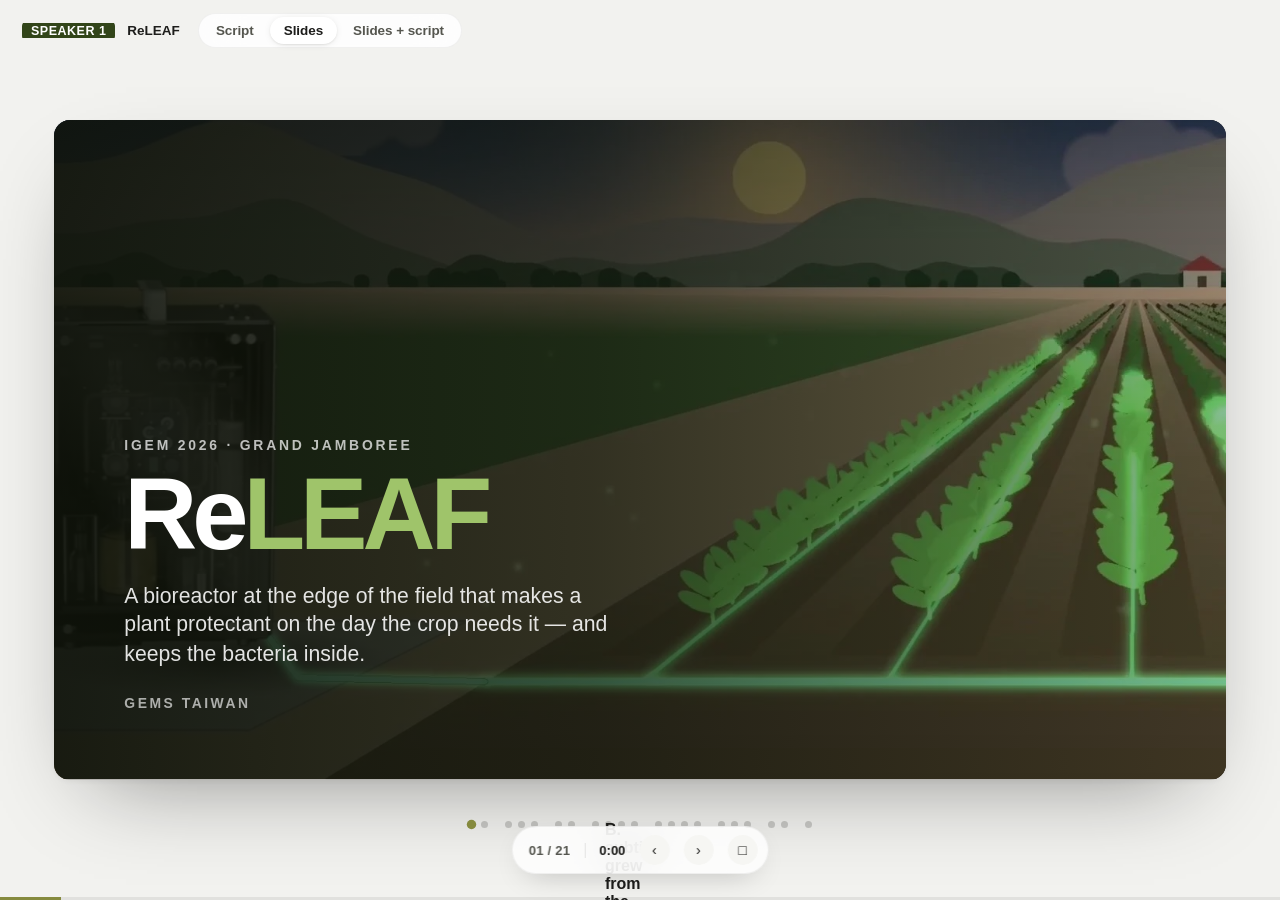
<file: show.html>
<!doctype html>
<html lang="en">
<head>
<meta charset="utf-8">
<meta name="viewport" content="width=device-width,initial-scale=1">
<title>ReLEAF · Slides</title>
<meta name="description" content="GEMS Taiwan ReLEAF, the fifteen-minute finalist presentation.">
<link rel="stylesheet" href="assets/deck.css?v=20">
<style>
html,body{height:100%;overflow:hidden;background:#f2f2ef}
.deck{position:fixed;inset:0;display:grid;place-items:center}
.frame{position:relative;background:#fff;border-radius:16px;overflow:hidden;
  box-shadow:0 2px 6px rgba(0,0,0,.05),0 36px 90px -40px rgba(0,0,0,.45)}
.slide{position:absolute;inset:0;opacity:0;visibility:hidden;
  transition:opacity .34s var(--ease),visibility 0s linear .34s}
.slide.on{opacity:1;visibility:visible;transition:opacity .34s var(--ease),visibility 0s}
.slide .stage{transform-origin:0 0}

.bar{position:fixed;left:0;right:0;bottom:0;height:3px;background:rgba(29,29,27,.08);z-index:20}
.bar i{display:block;height:100%;background:var(--olive);width:0;transition:width .34s var(--ease)}
.chr{position:fixed;z-index:21;opacity:0;transition:opacity .3s var(--ease);pointer-events:none}
.chr.show{opacity:1;pointer-events:auto}

.topbar{left:0;right:0;top:0;height:60px;display:flex;align-items:center;gap:18px;padding:0 22px}
.topbar .where{font-size:13.5px;font-weight:600;color:var(--ink-2);white-space:nowrap;
  overflow:hidden;text-overflow:ellipsis}
.topbar .where b{color:var(--ink);font-weight:700}
.topbar .where .spk{font-style:normal;font-weight:700;font-size:12.5px;letter-spacing:.04em;
  text-transform:uppercase;color:var(--ink-3);margin-right:12px;padding:3px 9px;border-radius:5px;
  background:rgba(29,29,27,.06)}
.topbar .where .spk.hand{color:#fff;background:var(--olive-d)}
.topbar .vsw{margin-left:auto;flex:none;background:rgba(255,255,255,.86);
  backdrop-filter:saturate(180%) blur(20px);-webkit-backdrop-filter:saturate(180%) blur(20px)}

.hud{display:flex;align-items:center;gap:14px;left:50%;bottom:26px;transform:translateX(-50%);
  padding:8px 10px 8px 16px;border-radius:980px;
  background:rgba(255,255,255,.82);border:1px solid var(--line-2);
  backdrop-filter:saturate(180%) blur(20px);-webkit-backdrop-filter:saturate(180%) blur(20px);
  box-shadow:0 10px 30px -14px rgba(0,0,0,.3)}
.hud .ct{font-size:13px;font-weight:600;color:var(--ink-2);font-variant-numeric:tabular-nums;letter-spacing:.02em}
.hud .tm{font-size:13px;font-weight:600;color:var(--ink);font-variant-numeric:tabular-nums;
  padding-left:14px;border-left:1px solid var(--line)}
.hud button{width:30px;height:30px;border-radius:50%;border:0;background:var(--bg-2);
  color:var(--ink);font-size:14px;cursor:pointer;display:grid;place-items:center;
  transition:background .18s var(--ease)}
.hud button:hover{background:#e8e8e2}
.dots{left:50%;bottom:72px;transform:translateX(-50%);display:flex;gap:6px;align-items:center}
.dots b{width:7px;height:7px;border-radius:50%;background:rgba(29,29,27,.2);cursor:pointer;
  transition:background .2s var(--ease),transform .2s var(--ease)}
.dots b.brk{margin-left:11px}
.dots b.on{background:var(--olive);transform:scale(1.35)}
</style>
</head>
<body>
<div class="deck"><div class="frame" id="frame"></div></div>
<div class="chr topbar" id="topbar"><span class="where" id="where"></span><div id="vsw"></div></div>
<div class="chr dots" id="dots"></div>
<div class="chr hud" id="hud">
  <span class="ct" id="ct">01 / 21</span>
  <span class="tm" id="tm">0:00</span>
  <button id="prev" title="Previous">&#8249;</button>
  <button id="next" title="Next">&#8250;</button>
  <button id="full" title="Full screen">&#9633;</button>
</div>
<div class="bar"><i id="barI"></i></div>
<script src="assets/nav.js?v=20"></script>
<script src="assets/charts.js?v=20"></script>
<script src="assets/deck.js?v=20"></script>
<script src="assets/present.js?v=20"></script>
<script>mountDeck(SLIDES, 'slides');</script>
</body>
</html>
</file>
<file: assets/deck.css>
/* ReLEAF — Finalist Presentation
   ---------------------------------------------------------------------------
   The design system, carried over from the five-minute deck so the two talks
   look like one team. White ground, system sans, one accent that means one
   thing. Every slide is authored on a 1600x900 stage:

     .nodebar   36 –  82   the six chapters, always on screen
     .s-head   102 – 202   the claim, a sentence, up to two lines
     .s-body   214 – 854   1448 x 640, where the evidence goes

   Rules that keep the deck honest:
     · Nothing you will not say out loud goes on a slide.
     · The number you want remembered is the largest thing in its panel.
     · One accent (olive) marks the thing being claimed. Red marks harm.
     · A figure is cropped, never zoomed at.
   --------------------------------------------------------------------------- */

:root{
  --ink:#1d1d1b;
  --ink-2:#55564f;
  --ink-3:#8a8b84;
  --green:#1c4721;
  --olive:#858a3e;
  --olive-d:#324519;
  --red:#a4342a;
  --amber:#9a6b1e;
  --line:rgba(29,29,27,.10);
  --line-2:rgba(29,29,27,.06);
  --bg:#ffffff;
  --bg-2:#f6f6f3;
  --bg-3:#efefe9;
  --ease:cubic-bezier(.22,.72,.2,1);
  --sans:-apple-system,BlinkMacSystemFont,"SF Pro Display","SF Pro Text","Helvetica Neue",Helvetica,Arial,sans-serif;
  --mono:ui-monospace,SFMono-Regular,"SF Mono",Menlo,Consolas,monospace;
}
*{box-sizing:border-box}
html{-webkit-text-size-adjust:100%}
body{margin:0;font-family:var(--sans);color:var(--ink);background:var(--bg);
  -webkit-font-smoothing:antialiased;text-rendering:optimizeLegibility}
img{display:block;max-width:100%}
a{color:inherit}

/* ============================================================
   STAGE
   ============================================================ */
.stageWrap{position:relative;width:100%;aspect-ratio:16/9;overflow:hidden}
.stage{position:absolute;left:0;top:0;width:1600px;height:900px;background:#fff;
  transform-origin:0 0;font-size:16px}
.stage *{font-kerning:normal}

/* entrance steps — `--d` is the order the speaker reaches the element */
.st{opacity:0;transform:translateY(14px);
  transition:opacity .62s var(--ease),transform .62s var(--ease);
  transition-delay:calc(var(--d,0) * 60ms)}
.st.zoom{transform:translateY(10px) scale(.985)}
.go .st{opacity:1;transform:none}
@media (prefers-reduced-motion:reduce){
  .st{transition-duration:.01ms !important;transition-delay:0ms !important}
}

/* ---------- heading anatomy ---------- */
.s-head{position:absolute;left:76px;top:102px;right:76px}
.s-body{position:absolute;left:76px;right:76px;top:214px;bottom:46px;min-height:0}
.s-claim{font-size:45px;font-weight:750;letter-spacing:-.025em;line-height:1.08;
  margin:0;color:var(--ink);max-width:1400px}
.s-claim em{font-style:normal;color:var(--olive-d)}
.s-claim b{font-weight:800;color:var(--olive-d)}
.s-claim .bad{color:var(--red)}
.s-claim i.sp{font-style:italic;font-weight:inherit}
.s-claim.two{font-size:41px}
.s-claim.three{font-size:37px;line-height:1.1}

/* ---------- shared furniture ---------- */
.stage .fig,.stage .cell,.stage .blk,.stage .col,.stage .mod,.stage .side,
.stage .grid,.stage .charts,.stage .stack{min-height:0}
.fig{position:relative;margin:0;border:1px solid var(--line);border-radius:12px;
  background:#fff;overflow:hidden}
.fig img{position:absolute;inset:8px;width:calc(100% - 16px);height:calc(100% - 16px);
  object-fit:contain}
.fig.ph img{inset:0;width:100%;height:100%;object-fit:cover}
.fig.tint{background:var(--bg-2)}
.lbl{font-size:16px;font-weight:600;color:var(--ink-2);text-align:center;
  margin:7px 0 0;line-height:1.3}
.lbl.l{text-align:left}
.cap{font-size:19px;font-weight:650;color:var(--ink);margin:0 0 8px;letter-spacing:-.01em}
.cap-s{font-size:16px;font-weight:600;color:var(--ink-2);margin:0 0 6px}
.note-s{font-size:15.5px;line-height:1.34;color:var(--ink-2);margin:0}
.rule{height:1px;background:var(--line);border:0;margin:0}
i.sp{font-style:italic}
.num{font-variant-numeric:tabular-nums}

/* column head — a rule, a name, a line of method. Used wherever a slide
   splits into comparable columns, so the eye reads across them. */
.hd{border-top:3px solid var(--ink);padding-top:10px;margin-bottom:14px}
.hd h3{margin:0;font-size:23px;font-weight:750;letter-spacing:-.015em}
.hd p{margin:4px 0 0;font-size:15px;line-height:1.3;color:var(--ink-2)}
.hd.olive{border-top-color:var(--olive)}
.hd.red{border-top-color:var(--red)}

/* the one number in a panel that should be read first */
.big{display:block;font-size:62px;font-weight:780;letter-spacing:-.035em;
  line-height:.94;color:var(--olive-d);font-variant-numeric:tabular-nums}
.big.red{color:var(--red)}
.big.ink{color:var(--ink)}
.big span{font-size:30px;font-weight:700;letter-spacing:-.02em}
.big-l{font-size:17px;line-height:1.3;color:var(--ink-2);margin:7px 0 0;max-width:19em}
.big-l b{color:var(--ink);font-weight:700}

/* stat tiles */
.tiles{display:grid;gap:18px}
.tile{background:var(--bg-2);border-radius:14px;padding:22px 24px 20px}
.tile .n{font-size:46px;font-weight:780;letter-spacing:-.03em;line-height:1;
  color:var(--olive-d);font-variant-numeric:tabular-nums}
.tile .n span{font-size:24px;font-weight:700}
.tile h4{margin:9px 0 0;font-size:19px;font-weight:700;letter-spacing:-.015em}
.tile p{margin:5px 0 0;font-size:15.5px;line-height:1.34;color:var(--ink-2)}

/* a claim with its evidence beside it */
.ticks{list-style:none;margin:0;padding:0;display:grid;gap:16px}
.ticks li{position:relative;padding-left:26px;font-size:19px;line-height:1.38;color:var(--ink-2)}
.ticks li:before{content:"";position:absolute;left:0;top:9px;width:9px;height:9px;
  border-radius:50%;background:var(--olive)}
.ticks b{color:var(--ink);font-weight:700}
.ticks.sm li{font-size:16.5px;line-height:1.36;padding-left:22px}
.ticks.sm li:before{width:7px;height:7px;top:8px}

/* a numbered process strip */
.flow{display:grid;gap:20px}
.flow.h{grid-auto-flow:column;grid-auto-columns:1fr}
.step{position:relative}
.step .k{width:34px;height:34px;border-radius:9px;background:var(--olive);color:#fff;
  font-size:17px;font-weight:750;display:grid;place-items:center;margin-bottom:10px}
.step.off .k{background:var(--ink-3)}
.step h4{margin:0;font-size:20px;font-weight:720;letter-spacing:-.015em}
.step p{margin:5px 0 0;font-size:15.5px;line-height:1.34;color:var(--ink-2)}

/* tables — only where a table really is the clearest form */
.tbl{width:100%;border-collapse:collapse;font-size:17px}
.tbl th{text-align:left;font-size:14px;font-weight:700;letter-spacing:.06em;
  text-transform:uppercase;color:var(--ink-3);padding:0 14px 9px 0;
  border-bottom:2px solid var(--ink)}
.tbl td{padding:13px 14px 13px 0;border-bottom:1px solid var(--line);
  vertical-align:top;line-height:1.34;color:var(--ink-2)}
.tbl td b{color:var(--ink);font-weight:700}
.tbl tr.hi td{background:rgba(133,138,62,.07)}
.tbl .v{font-variant-numeric:tabular-nums;font-weight:700;color:var(--olive-d);white-space:nowrap}
.tbl .v.red{color:var(--red)}

/* a short honest limit, in the deck's one quiet voice */
.limit{font-size:16px;line-height:1.38;color:var(--ink-2);margin:0;
  border-left:2px solid var(--line);padding-left:12px}
.limit b{color:var(--ink);font-weight:700}
.limit.red{border-left-color:var(--red)}
.limit.olive{border-left-color:var(--olive)}

/* the footer line that carries the numbers the title quotes */
.foot{position:absolute;left:0;right:0;bottom:0;display:flex;align-items:center;
  gap:14px;border-top:1px solid var(--line);padding-top:11px}
.foot b{font-size:17px;font-weight:700;letter-spacing:-.01em}
.foot span{font-size:16px;color:var(--ink-2)}
.tag{font-size:13px;font-weight:700;letter-spacing:.07em;text-transform:uppercase;
  color:var(--olive);background:rgba(133,138,62,.11);padding:4px 9px;border-radius:5px}
.tag.red{color:var(--red);background:rgba(164,52,42,.09)}
.tag.ink{color:var(--ink-2);background:var(--bg-3)}

/* charts drawn by charts.js */
.chart{width:100%;height:100%;display:block}
.chart .ax{font-size:15px;fill:var(--ink-3);font-family:var(--sans);
  font-variant-numeric:tabular-nums}
.chart .axu{font-size:14px;fill:var(--ink-3);font-family:var(--sans);font-weight:600}
.chart .cat{font-size:16px;fill:var(--ink-2);font-family:var(--sans);font-weight:600}
.chart .cat.sm{font-size:14px}
.chart .val{font-size:16px;fill:var(--ink);font-family:var(--sans);font-weight:700;
  font-variant-numeric:tabular-nums}
.chart .leg{font-size:15px;fill:var(--ink-2);font-family:var(--sans);font-weight:600}
.chart .rule,.chart .rule2{font-size:14px;fill:var(--ink-3);font-family:var(--sans);font-weight:600}
.chart .peak{font-size:19px;fill:var(--olive-d);font-family:var(--sans);font-weight:750;
  font-variant-numeric:tabular-nums}
.chartbox{position:relative}
.chartbox>div{position:absolute;inset:0}

/* ============================================================
   NODE STRIP — the six chapters, always on screen
   ------------------------------------------------------------
   It lives inside the stage, not in the browser chrome, so it is
   part of the slide in every view and in a PDF export. It also
   replaces the per-slide kicker: the strip is what says where
   you are, so the title never has to.
   ============================================================ */
.nodebar{position:absolute;left:76px;right:76px;top:36px;height:46px;
  display:flex;align-items:center;gap:26px}
.nodes{list-style:none;margin:0;padding:0;display:flex;align-items:center;gap:0;flex:1}
.nd{position:relative;display:flex;align-items:center;gap:9px;padding:0 13px 0 0;margin-right:13px}
.nd:after{content:"";position:absolute;right:0;top:50%;width:12px;height:2px;
  background:var(--line);transform:translateY(-50%)}
.nd:last-child{padding-right:0;margin-right:0}
.nd:last-child:after{display:none}
.nd.done:after{background:var(--olive);opacity:.45}
.ndi{position:relative;width:36px;height:36px;border-radius:10px;overflow:hidden;
  background:var(--bg-2);flex:none;box-shadow:inset 0 0 0 1px var(--line);
  transition:box-shadow .3s var(--ease),filter .3s var(--ease),opacity .3s var(--ease)}
.ndi img{width:100%;height:100%;object-fit:cover}
.ndl{font-size:15.5px;font-weight:600;letter-spacing:-.01em;color:var(--ink-3);
  white-space:nowrap;transition:color .3s var(--ease)}
.ndl em{display:block;font-style:normal;font-size:12.5px;font-weight:600;
  color:var(--olive);letter-spacing:.01em;margin-top:1px}
.nd .ndi{filter:saturate(.15) contrast(.92);opacity:.42}
.nd.done .ndi{filter:saturate(.5);opacity:.6}
.nd.done .ndl{color:var(--ink-3)}
.nd.now .ndi{filter:none;opacity:1;box-shadow:inset 0 0 0 1px var(--line),0 0 0 2.5px var(--olive)}
.nd.now .ndl{color:var(--ink);font-weight:700}
.nd.now.span:after{background:var(--olive);opacity:1;height:2.5px}

/* progress: one segment per slide, width = its share of the talk */
.prog{display:flex;align-items:center;gap:12px;flex:none}
.pr{position:relative;display:flex;align-items:center;gap:3px;width:250px}
.pr i{display:block;height:4px;border-radius:2px;background:rgba(29,29,27,.13);
  transition:background .3s var(--ease)}
.pr i.past{background:var(--olive);opacity:.38}
.pr i.at{background:var(--olive);opacity:1}
.pt{font-size:14px;font-weight:650;color:var(--ink-3);white-space:nowrap;
  font-variant-numeric:tabular-nums;letter-spacing:.01em}
.pt b{color:var(--ink-2);font-weight:650}
.pr .caret{position:absolute;top:-4px;width:2px;height:12px;border-radius:1px;
  background:var(--ink);opacity:0;
  transition:left .5s linear,opacity .3s var(--ease),background .3s}
.pr .caret.on{opacity:.55}
.pr .caret.late{background:#a33;opacity:1}

/* ============================================================
   FULL-BLEED SLIDES — the open and the close only
   ============================================================ */
.bleed{position:absolute;inset:0;overflow:hidden;background:#15110c}
.bleed>img{position:absolute;inset:0;width:100%;height:100%;object-fit:cover}
.bleed .scrim{position:absolute;inset:0}
.bleed .over{position:absolute;inset:0;padding:92px 96px;display:flex;
  flex-direction:column;justify-content:flex-end;color:#fff}
.bleed .kick{font-size:19px;font-weight:700;letter-spacing:.2em;text-transform:uppercase;
  color:rgba(255,255,255,.72);margin:0 0 20px}
.bleed .quote{font-size:52px;font-weight:720;letter-spacing:-.025em;line-height:1.14;
  margin:0;max-width:21em}
.bleed .who{font-size:20px;color:rgba(255,255,255,.76);margin:22px 0 0}
.bleed .wordmark{font-size:138px;font-weight:800;letter-spacing:-.05em;line-height:.9;margin:0}
.bleed .wordmark em{font-style:normal;color:#9fc46a}
.bleed .one{font-size:29px;line-height:1.36;color:rgba(255,255,255,.88);
  margin:30px 0 0;max-width:23em;font-weight:500}
.bleed .team{font-size:19px;font-weight:700;letter-spacing:.18em;text-transform:uppercase;
  color:rgba(255,255,255,.64);margin:38px 0 0}
.bleed .closeline{font-size:23px;line-height:1.42;color:rgba(255,255,255,.84);
  margin:26px 0 0;max-width:34em}

/* ============================================================
   VIEW SWITCHER
   ============================================================ */
.vsw{display:flex;align-items:center;gap:2px;padding:3px;border-radius:980px;
  background:rgba(29,29,27,.05);border:1px solid var(--line-2)}
.vsw a{position:relative;display:block;text-decoration:none;white-space:nowrap;
  font-size:13.5px;font-weight:550;letter-spacing:-.005em;color:var(--ink-2);
  padding:6px 14px;border-radius:980px;
  transition:color .2s var(--ease),background .2s var(--ease)}
.vsw a:hover{color:var(--ink)}
.vsw a[aria-current]{background:#fff;color:var(--ink);font-weight:650;
  box-shadow:0 1px 2px rgba(0,0,0,.07),0 1px 10px -4px rgba(0,0,0,.25)}
@media (max-width:720px){.vsw a{padding:6px 10px;font-size:12.5px}}

/* ============================================================
   PER-SLIDE GRIDS
   Each slide's body is laid out on its own explicit grid, sized
   so the 1448 x 640 box is filled. Dead space on a slide is a
   design bug, not a breathing room.
   ============================================================ */

/* 3 · who this is for */
.s3{display:grid;grid-template-columns:544px minmax(0,1fr);gap:52px}
.s3 .col{display:flex;flex-direction:column;min-height:0}
.s3 .tiles{flex:1;grid-template-rows:1fr 1fr}
.s3 .limit{margin-top:22px}

/* 4 · the cold chain */
.s4{display:grid;grid-template-rows:208px 62px minmax(0,1fr);gap:34px}
.s4 .flow.h{gap:40px;align-content:start}
.stack{display:flex;height:50px;border-radius:9px;overflow:hidden}
.stack div{display:grid;place-items:center;color:#fff;font-size:17px;font-weight:700;
  letter-spacing:-.01em}
.s4 .bot{display:grid;grid-template-columns:600px minmax(0,1fr);gap:56px;align-items:start}
.s4 .bot>div:first-child{display:flex;gap:26px;align-items:flex-start}

/* 5 · the system */
.s5{display:grid;grid-template-rows:198px minmax(0,1fr);gap:34px}
.s5 .flow.h{gap:30px;align-content:start}
.s5 .low{display:grid;grid-template-columns:620px minmax(0,1fr);gap:48px;align-items:start}
.s5 .side{display:flex;flex-direction:column;gap:22px}

/* 6 · the circuit */
.s6{display:grid;grid-template-columns:760px minmax(0,1fr);gap:44px}
.s6 .col{display:flex;flex-direction:column;min-height:0}
.s6 .states{display:grid;grid-template-columns:1fr 1fr;gap:16px;margin-top:20px;flex:1}
.s6 .state{border-radius:13px;padding:18px 20px;display:flex;flex-direction:column}
.s6 .state.off{background:rgba(164,52,42,.06);border:1px solid rgba(164,52,42,.18)}
.s6 .state.on{background:rgba(133,138,62,.10);border:1px solid rgba(133,138,62,.3)}
.s6 .sh{margin:0;font-size:13px;font-weight:700;letter-spacing:.07em;text-transform:uppercase}
.s6 .state.off .sh{color:var(--red)}
.s6 .state.on .sh{color:var(--olive-d)}
.s6 .sb{margin:9px 0 0;font-size:15.5px;line-height:1.36;color:var(--ink-2)}
.s6 .sv{margin:auto 0 0;font-size:24px;font-weight:750;letter-spacing:-.02em}
.s6 .state.off .sv{color:var(--red)}
.s6 .state.on .sv{color:var(--olive-d)}
.s6 .mods{gap:0;justify-content:space-between}
.s6 .mod{display:grid;grid-template-columns:34px minmax(0,1fr);gap:15px;align-items:start}
.s6 .mk{width:34px;height:34px;border-radius:9px;background:var(--olive);color:#fff;
  font-size:17px;font-weight:750;display:grid;place-items:center}
.s6 .mod b{display:block;font-size:20px;font-weight:720;letter-spacing:-.015em}
.s6 .mod p{margin:3px 0 0;font-size:15.5px;line-height:1.34;color:var(--ink-2)}


/* 10 · the bioreactor */
.s10{display:grid;grid-template-columns:700px minmax(0,1fr);gap:46px}
.s10 .col{display:flex;flex-direction:column;min-height:0;gap:22px}
.specs{display:grid;grid-template-columns:1fr 1fr;gap:16px 24px}
.specs div{border-top:2px solid var(--olive);padding-top:9px}
.specs b{display:block;font-size:31px;font-weight:780;letter-spacing:-.03em;
  color:var(--olive-d);font-variant-numeric:tabular-nums;line-height:1}
.specs span{display:block;font-size:15px;line-height:1.3;color:var(--ink-2);margin-top:5px}

/* 11 · containment */
.s11{display:grid;grid-template-columns:744px minmax(0,1fr);gap:46px}
.s11 .col{display:flex;flex-direction:column;min-height:0;gap:18px}
.s11 .col:last-child{gap:24px}
.s11 .col:last-child>div:first-child{display:flex;gap:26px;align-items:flex-start}

/* 7 · choosing the protectants */
.s7{display:grid;grid-template-columns:900px minmax(0,1fr);gap:44px}
.s7 .col{display:flex;flex-direction:column;min-height:0;gap:20px}
.tbl .sm,.sm{font-size:14.5px;color:var(--ink-3);font-weight:500}

/* 8 · the tagged construct */
.s8{display:grid;grid-template-columns:600px minmax(0,1fr);gap:46px}
.s8 .col{display:flex;flex-direction:column;min-height:0;gap:20px}
.tbl.cmp td,.tbl.cmp th{font-size:16px;padding-right:10px}
.tbl.cmp td{padding-top:11px;padding-bottom:11px}

/* 9 · the bioreactor */
.s9{display:grid;grid-template-columns:690px minmax(0,1fr);gap:46px}
.s9 .col{display:flex;flex-direction:column;min-height:0;gap:22px}

/* 10 · containment */
.s10{display:grid;grid-template-columns:700px minmax(0,1fr);gap:46px}
.s10 .col{display:flex;flex-direction:column;min-height:0;gap:20px}
.s10 .col:last-child>div:first-child{display:flex;gap:26px;align-items:flex-start}

/* 11 · the 72-hour supply */
.s11{display:grid;grid-template-columns:770px minmax(0,1fr);gap:46px}
.s11 .col{display:flex;flex-direction:column;min-height:0;gap:16px}
.s11 .col:last-child{gap:22px;justify-content:space-between}

/* 12 · the run sequence */
.s12{display:grid;grid-template-columns:600px minmax(0,1fr);gap:46px}
.s12 .col{display:flex;flex-direction:column;min-height:0;gap:20px}
.s12 .tbl td{padding-top:10px;padding-bottom:10px;font-size:16px}
.s12 .tbl th{font-size:13px}

/* ------------------------------------------------------------------
   Fill the box. A column of panels spreads to the full 640 px body
   rather than stacking at the top and leaving the bottom third empty.
   ------------------------------------------------------------------ */
.s-body > .col{justify-content:space-between}
.s-body > .col > .fig,
.s-body > .col > div:has(> .fig){flex:0 0 auto}

/* 13 · the reproducibility failure */
.s13{display:grid;grid-template-columns:690px minmax(0,1fr);gap:46px}
.s13 .col{display:flex;flex-direction:column;min-height:0;gap:20px}
.tbl.tight td{padding-top:9px;padding-bottom:9px;font-size:16.5px}
.tbl.tight th{font-size:13px;padding-bottom:8px}

/* 14 · calibration */
.s14{display:grid;grid-template-columns:660px minmax(0,1fr);gap:46px}
.s14 .col{display:flex;flex-direction:column;min-height:0;gap:20px}
.specs.two{grid-template-columns:1fr 1fr}

/* 15 · the sensor alarm */
.s15{display:grid;grid-template-columns:690px minmax(0,1fr);gap:46px}
.s15 .col{display:flex;flex-direction:column;min-height:0;gap:20px}

/* 16 · outside builders */
.s16{display:grid;grid-template-columns:620px minmax(0,1fr);gap:50px}
.s16 .col{display:flex;flex-direction:column;min-height:0;gap:20px}
.quotes{display:flex;flex-direction:column;gap:18px}
.quotes blockquote{margin:0;padding:18px 20px;border-radius:13px;background:var(--bg-2)}
.quotes p{margin:0;font-size:19px;line-height:1.36;letter-spacing:-.012em;font-weight:600}
.quotes cite{display:block;margin-top:10px;font-style:normal;font-size:15px;color:var(--ink-2)}

/* 17 · the salt result */
.s17{display:grid;grid-template-columns:700px minmax(0,1fr);gap:46px}
.s17 .col{display:flex;flex-direction:column;min-height:0;gap:18px}

/* 18 · the timing result */
.s18{display:grid;grid-template-columns:666px minmax(0,1fr);gap:46px}
.s18 .col{display:flex;flex-direction:column;min-height:0;gap:20px}

/* 19 · the clock */
.s19{display:grid;grid-template-columns:600px minmax(0,1fr);gap:48px}
.s19 .col{display:flex;flex-direction:column;min-height:0;gap:20px}
.arith{display:flex;align-items:flex-start;gap:26px}
.arith>div{display:flex;gap:18px;align-items:flex-start}
.arith .vs{align-self:center;font-size:17px;font-weight:700;color:var(--ink-3);
  padding:0 2px;display:block}

/* 20 · what the stakeholders changed */
.s20{display:grid;grid-template-columns:900px minmax(0,1fr);gap:44px}
.s20 .col{display:flex;flex-direction:column;min-height:0;gap:18px}
.s20 .tbl td{padding-top:11px;padding-bottom:11px;font-size:16px;line-height:1.32}
.s20 .tbl th{font-size:13px}
blockquote.pull{margin:0;padding:17px 19px;border-radius:13px;background:var(--bg-2)}
blockquote.pull p{margin:0;font-size:18px;line-height:1.38;letter-spacing:-.012em;font-weight:600}
blockquote.pull cite{display:block;margin-top:9px;font-style:normal;font-size:14.5px;color:var(--ink-2)}

/* 21 · the organic exclusion */
.s21{display:grid;grid-template-columns:618px minmax(0,1fr);gap:48px}
.s21 .col{display:flex;flex-direction:column;min-height:0;gap:18px}

/* the two problem-chapter grids pack to the full box */
.s4,.s5{align-content:space-between}
.s4 .bot>div:first-child .big{font-size:74px}
.s5 .low{align-items:stretch}
.s5 .side{justify-content:space-between}
</file>
